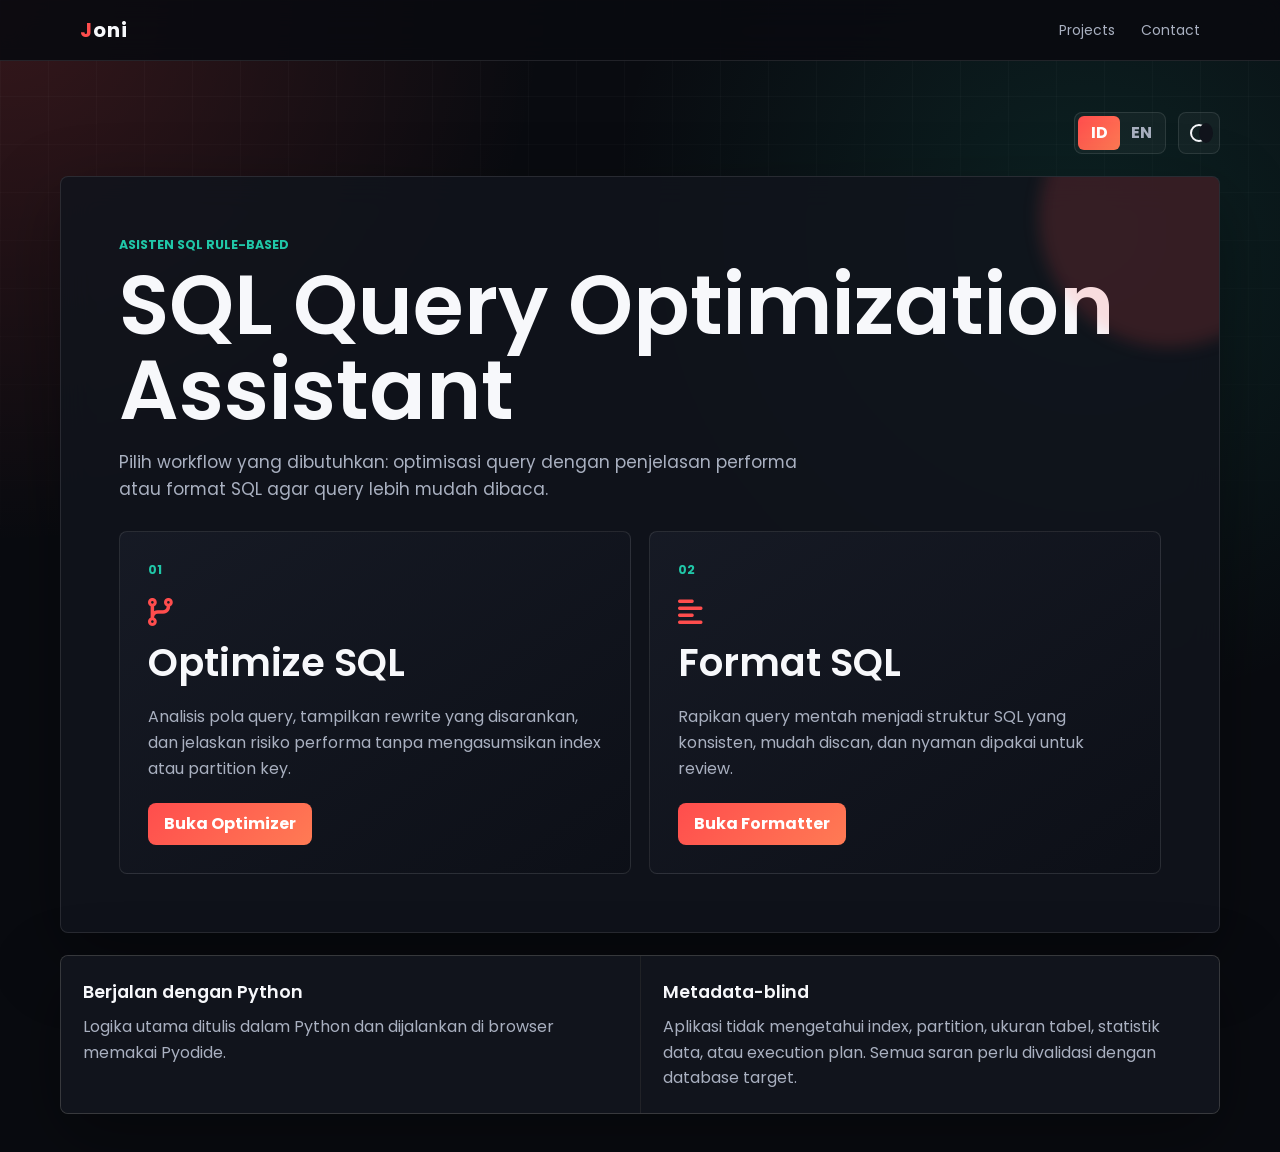
<file: sql-query-optimization/index.html>
<!doctype html>
<html lang="id">

<head>
  <meta charset="UTF-8" />
  <meta name="viewport" content="width=device-width, initial-scale=1.0" />
  <title>SQL Query Optimization Assistant</title>
  <link rel="icon" type="image/svg+xml" href="../asset/favicon.svg">
  <link rel="stylesheet" href="https://cdnjs.cloudflare.com/ajax/libs/font-awesome/6.5.0/css/all.min.css" />
  <link href="https://fonts.googleapis.com/css2?family=Poppins:wght@300;400;600;700&display=swap" rel="stylesheet" />
  <link rel="stylesheet" href="assets/css/styles.css" />
</head>

<body class="dark">
  <header class="project-topbar">
    <a href="../index.html" class="project-brand">Joni</a>
    <nav>
      <a href="../index.html#projects">Projects</a>
      <a href="../index.html#contact">Contact</a>
    </nav>
  </header>

  <main class="landing-shell">
    <div class="landing-toolbar">
      <div class="language-switch" aria-label="Language selector">
        <button class="language-button" type="button" data-language="id">ID</button>
        <button class="language-button" type="button" data-language="en">EN</button>
      </div>
      <button class="icon-button theme-toggle" type="button" data-theme-toggle aria-label="Ganti tema"
        title="Ganti tema">
        <span class="theme-icon" aria-hidden="true"></span>
      </button>
    </div>

    <section class="hero-panel">
      <p class="eyebrow" data-i18n="landing.eyebrow">Asisten SQL rule-based</p>
      <h1>SQL Query Optimization Assistant</h1>
      <p class="hero-copy" data-i18n="landing.copy">
        Pilih workflow yang dibutuhkan: optimisasi query dengan penjelasan performa atau format SQL agar query lebih
        mudah dibaca.
      </p>

      <div class="feature-grid" aria-label="Pilih fitur" data-i18n-aria="landing.featureAria">
        <a class="feature-card" href="pages/optimize.html">
          <span class="feature-index">01</span>
          <i class="fa-solid fa-code-branch" aria-hidden="true"></i>
          <h2 data-i18n="landing.optimizeTitle">Optimize SQL</h2>
          <p data-i18n="landing.optimizeCopy">
            Analisis pola query, tampilkan rewrite yang disarankan, dan jelaskan risiko performa tanpa mengasumsikan
            index atau partition key.
          </p>
          <span class="feature-link" data-i18n="landing.openOptimizer">Buka Optimizer</span>
        </a>

        <a class="feature-card" href="pages/format.html">
          <span class="feature-index">02</span>
          <i class="fa-solid fa-align-left" aria-hidden="true"></i>
          <h2 data-i18n="landing.formatTitle">Format SQL</h2>
          <p data-i18n="landing.formatCopy">
            Rapikan query mentah menjadi struktur SQL yang konsisten, mudah discan, dan nyaman dipakai untuk review.
          </p>
          <span class="feature-link" data-i18n="landing.openFormatter">Buka Formatter</span>
        </a>
      </div>
    </section>

    <section class="landing-notes" aria-label="Catatan aplikasi" data-i18n-aria="landing.notesAria">
      <article>
        <h2 data-i18n="landing.pythonTitle">Berjalan dengan Python</h2>
        <p data-i18n="landing.pythonCopy">Logika utama ditulis dalam Python dan dijalankan di browser memakai Pyodide.
        </p>
        </p>
      </article>
      <article>
        <h2 data-i18n="landing.metadataTitle">Metadata-blind</h2>
        <p data-i18n="landing.metadataCopy">Aplikasi tidak mengetahui index, partition, ukuran tabel, statistik data,
          atau execution plan. Semua saran perlu divalidasi dengan database target.</p>
      </article>
    </section>
  </main>
  <script src="assets/js/i18n.js"></script>
  <script src="assets/js/theme.js"></script>
</body>

</html>
</file>
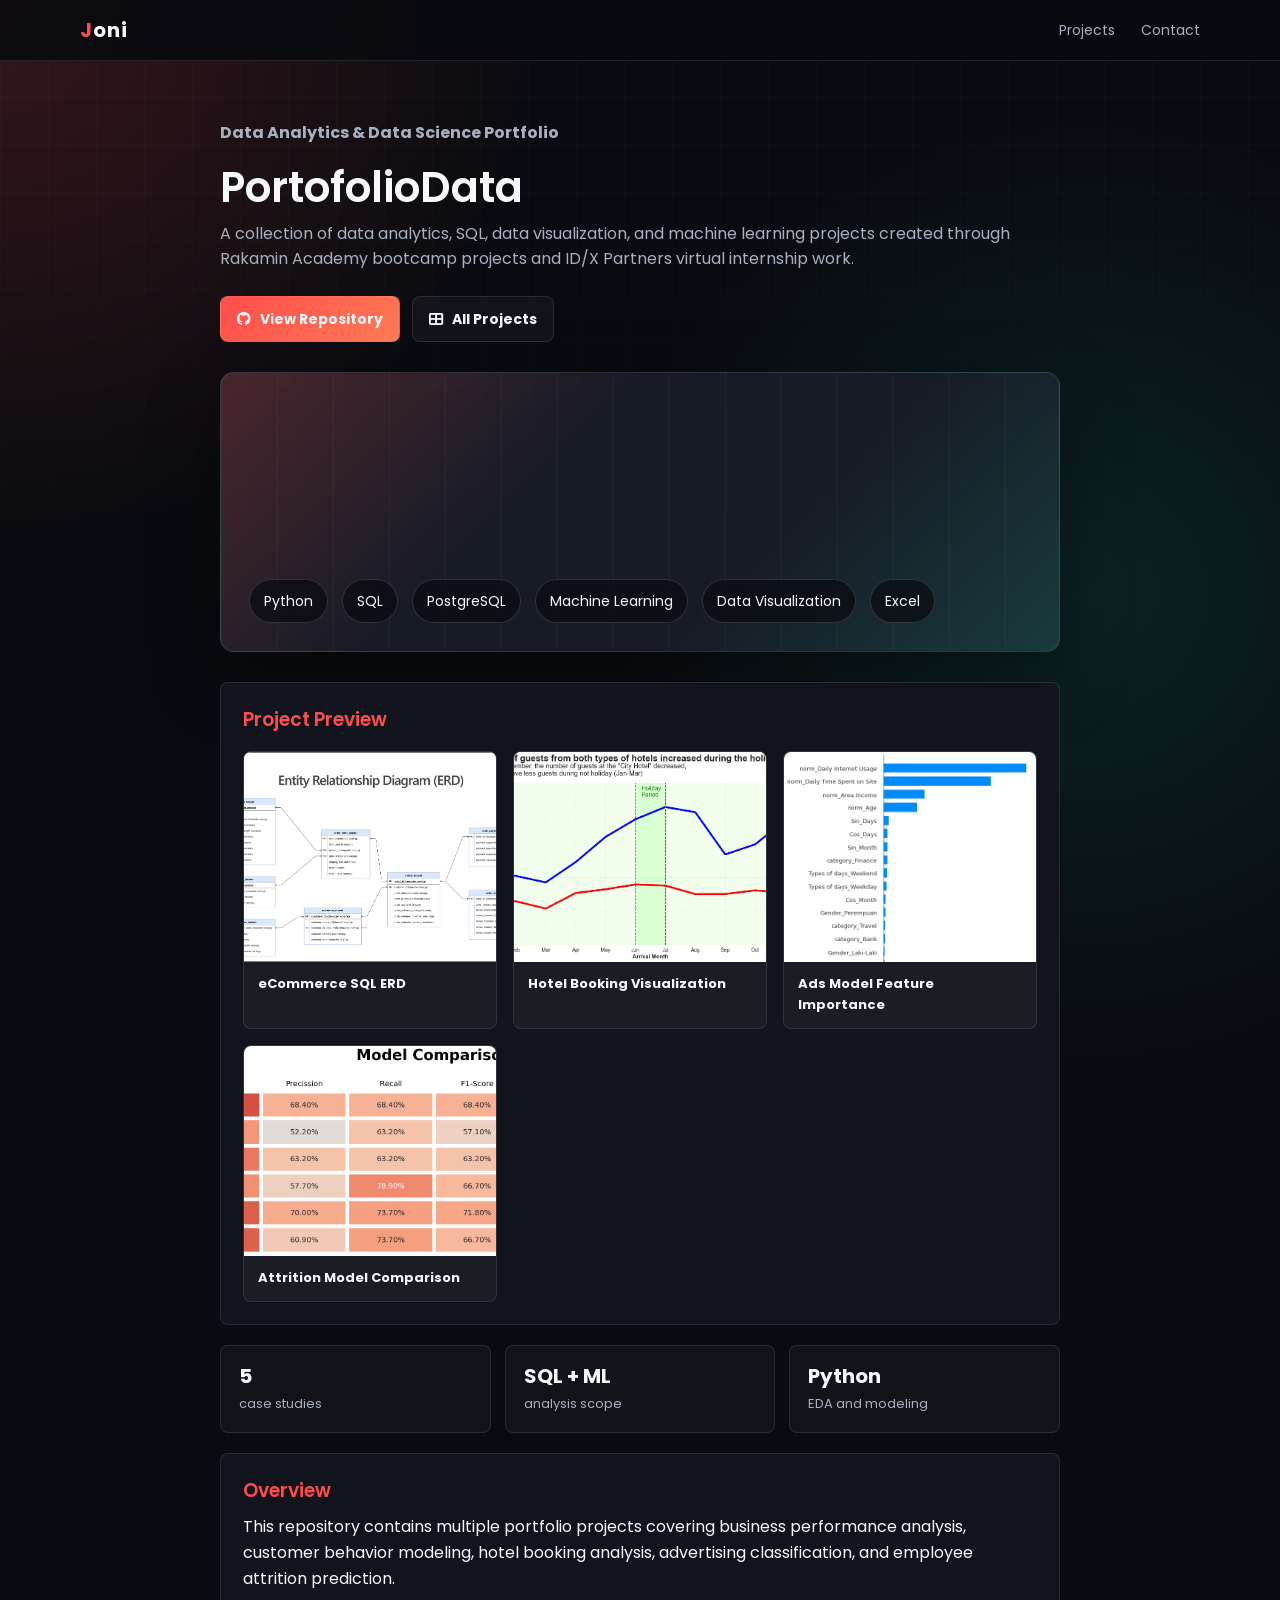
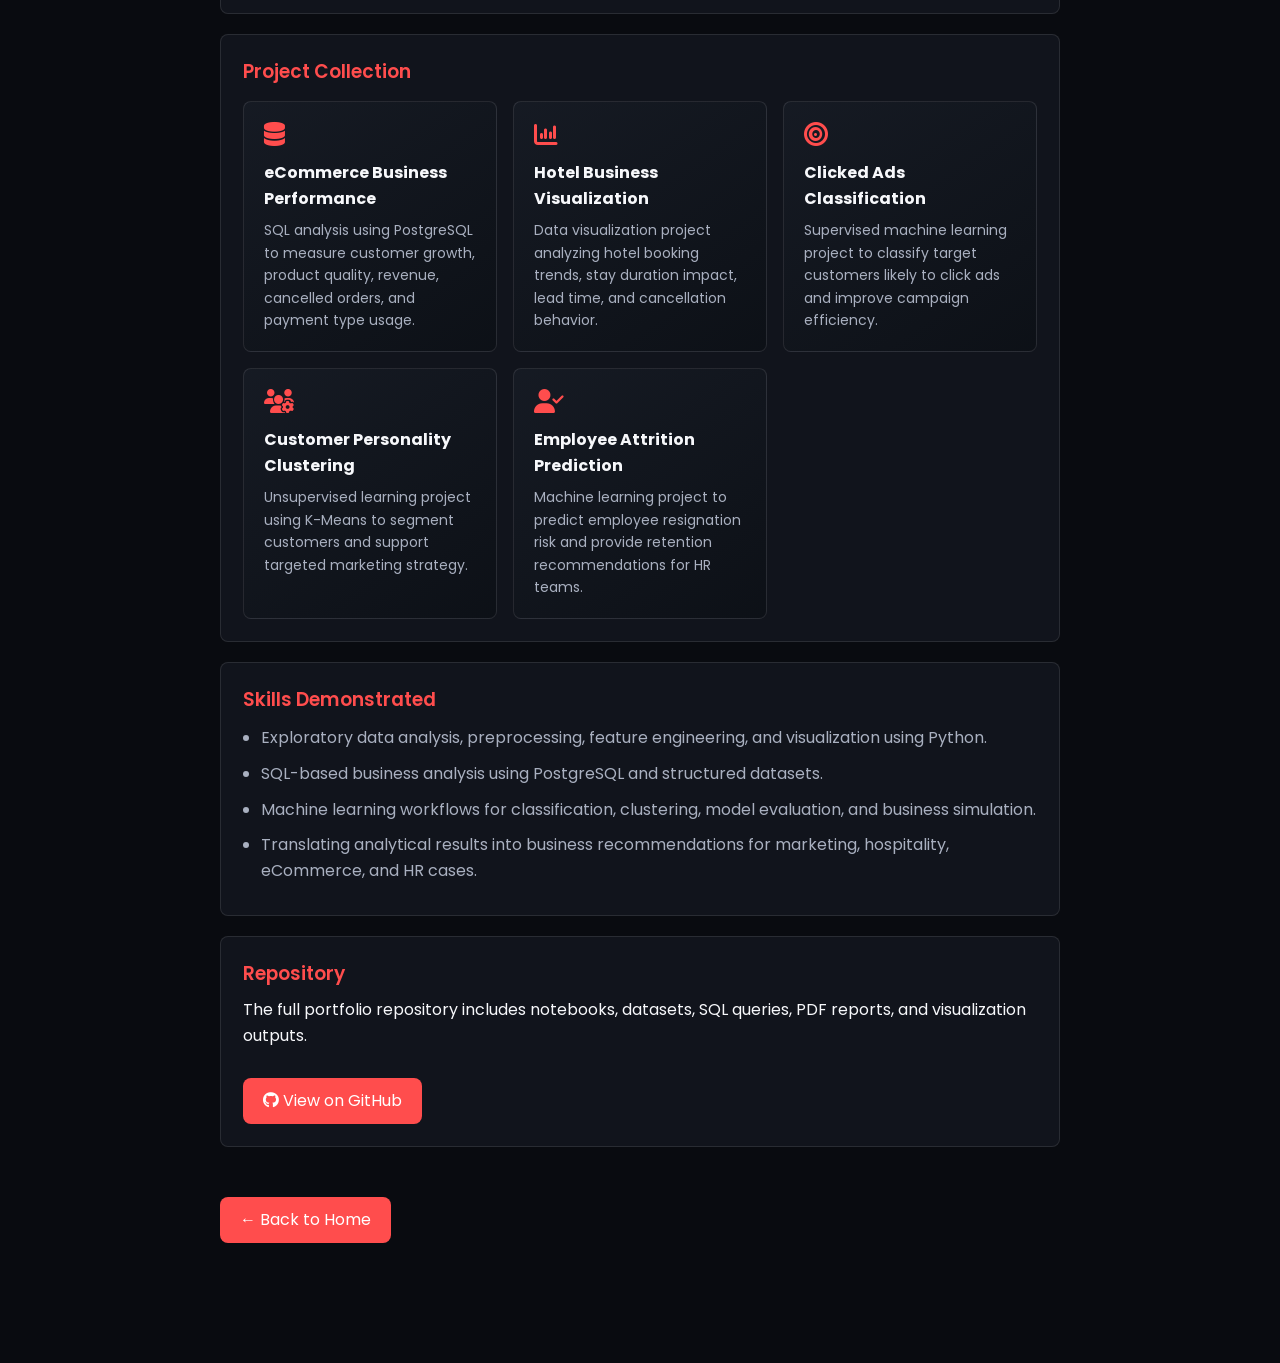
<file: data-analytics-portfolio.html>
<!-- data-analytics-portfolio.html -->
<!DOCTYPE html>
<html lang="en">
<head>
  <meta charset="UTF-8">
  <meta name="viewport" content="width=device-width, initial-scale=1.0">
  <title>Data Analytics Portfolio</title>
  <link rel="icon" type="image/svg+xml" href="asset/favicon.svg">
  <link rel="stylesheet" href="https://cdnjs.cloudflare.com/ajax/libs/font-awesome/6.5.0/css/all.min.css">
  <link href="https://fonts.googleapis.com/css2?family=Poppins:wght@300;400;600;700&display=swap" rel="stylesheet">
  <link rel="stylesheet" href="style.css?v=20260428">
</head>
<body>

<header class="project-topbar">
  <a href="index.html" class="project-brand">Joni</a>
  <nav>
    <a href="index.html#projects">Projects</a>
    <a href="index.html#contact">Contact</a>
  </nav>
</header>

<div class="project-container">
  <div class="project-header">
    <p class="project-label">Data Analytics & Data Science Portfolio</p>
    <h1>PortofolioData</h1>
    <p>A collection of data analytics, SQL, data visualization, and machine learning projects created through Rakamin Academy bootcamp projects and ID/X Partners virtual internship work.</p>
    <div class="project-actions">
      <a href="https://github.com/jonisy1406/PortofolioData" target="_blank" rel="noopener noreferrer" class="project-action primary">
        <i class="fa-brands fa-github"></i> View Repository
      </a>
      <a href="index.html#projects" class="project-action">
        <i class="fa-solid fa-table-cells-large"></i> All Projects
      </a>
    </div>
  </div>

  <div class="project-visual">
    <span>Python</span>
    <span>SQL</span>
    <span>PostgreSQL</span>
    <span>Machine Learning</span>
    <span>Data Visualization</span>
    <span>Excel</span>
  </div>

  <div class="project-section">
    <h3>Project Preview</h3>
    <div class="visual-gallery">
      <figure>
        <img src="asset/portfolio-erd.png" alt="eCommerce SQL entity relationship diagram">
        <figcaption>eCommerce SQL ERD</figcaption>
      </figure>
      <figure>
        <img src="asset/portfolio-hotel-booking.png" alt="Hotel booking visualization">
        <figcaption>Hotel Booking Visualization</figcaption>
      </figure>
      <figure>
        <img src="asset/portfolio-ads-feature.png" alt="Clicked ads feature importance chart">
        <figcaption>Ads Model Feature Importance</figcaption>
      </figure>
      <figure>
        <img src="asset/portfolio-attrition-model.png" alt="Employee attrition model comparison chart">
        <figcaption>Attrition Model Comparison</figcaption>
      </figure>
    </div>
  </div>

  <div class="project-stats">
    <div>
      <strong>5</strong>
      <span>case studies</span>
    </div>
    <div>
      <strong>SQL + ML</strong>
      <span>analysis scope</span>
    </div>
    <div>
      <strong>Python</strong>
      <span>EDA and modeling</span>
    </div>
  </div>

  <div class="project-section">
    <h3>Overview</h3>
    <p>This repository contains multiple portfolio projects covering business performance analysis, customer behavior modeling, hotel booking analysis, advertising classification, and employee attrition prediction.</p>
  </div>

  <div class="project-section">
    <h3>Project Collection</h3>
    <div class="project-mini-grid">
      <div class="project-mini-card">
        <i class="fa-solid fa-database"></i>
        <h4>eCommerce Business Performance</h4>
        <p>SQL analysis using PostgreSQL to measure customer growth, product quality, revenue, cancelled orders, and payment type usage.</p>
      </div>
      <div class="project-mini-card">
        <i class="fa-solid fa-chart-column"></i>
        <h4>Hotel Business Visualization</h4>
        <p>Data visualization project analyzing hotel booking trends, stay duration impact, lead time, and cancellation behavior.</p>
      </div>
      <div class="project-mini-card">
        <i class="fa-solid fa-bullseye"></i>
        <h4>Clicked Ads Classification</h4>
        <p>Supervised machine learning project to classify target customers likely to click ads and improve campaign efficiency.</p>
      </div>
      <div class="project-mini-card">
        <i class="fa-solid fa-users-gear"></i>
        <h4>Customer Personality Clustering</h4>
        <p>Unsupervised learning project using K-Means to segment customers and support targeted marketing strategy.</p>
      </div>
      <div class="project-mini-card">
        <i class="fa-solid fa-user-check"></i>
        <h4>Employee Attrition Prediction</h4>
        <p>Machine learning project to predict employee resignation risk and provide retention recommendations for HR teams.</p>
      </div>
    </div>
  </div>

  <div class="project-section">
    <h3>Skills Demonstrated</h3>
    <ul class="project-list">
      <li>Exploratory data analysis, preprocessing, feature engineering, and visualization using Python.</li>
      <li>SQL-based business analysis using PostgreSQL and structured datasets.</li>
      <li>Machine learning workflows for classification, clustering, model evaluation, and business simulation.</li>
      <li>Translating analytical results into business recommendations for marketing, hospitality, eCommerce, and HR cases.</li>
    </ul>
  </div>

  <div class="project-section">
    <h3>Repository</h3>
    <p>The full portfolio repository includes notebooks, datasets, SQL queries, PDF reports, and visualization outputs.</p>
    <a href="https://github.com/jonisy1406/PortofolioData" target="_blank" rel="noopener noreferrer" class="back-btn">
      <i class="fa-brands fa-github"></i> View on GitHub
    </a>
  </div>

  <a href="index.html" class="back-btn">&larr; Back to Home</a>
</div>

</body>
</html>
</file>
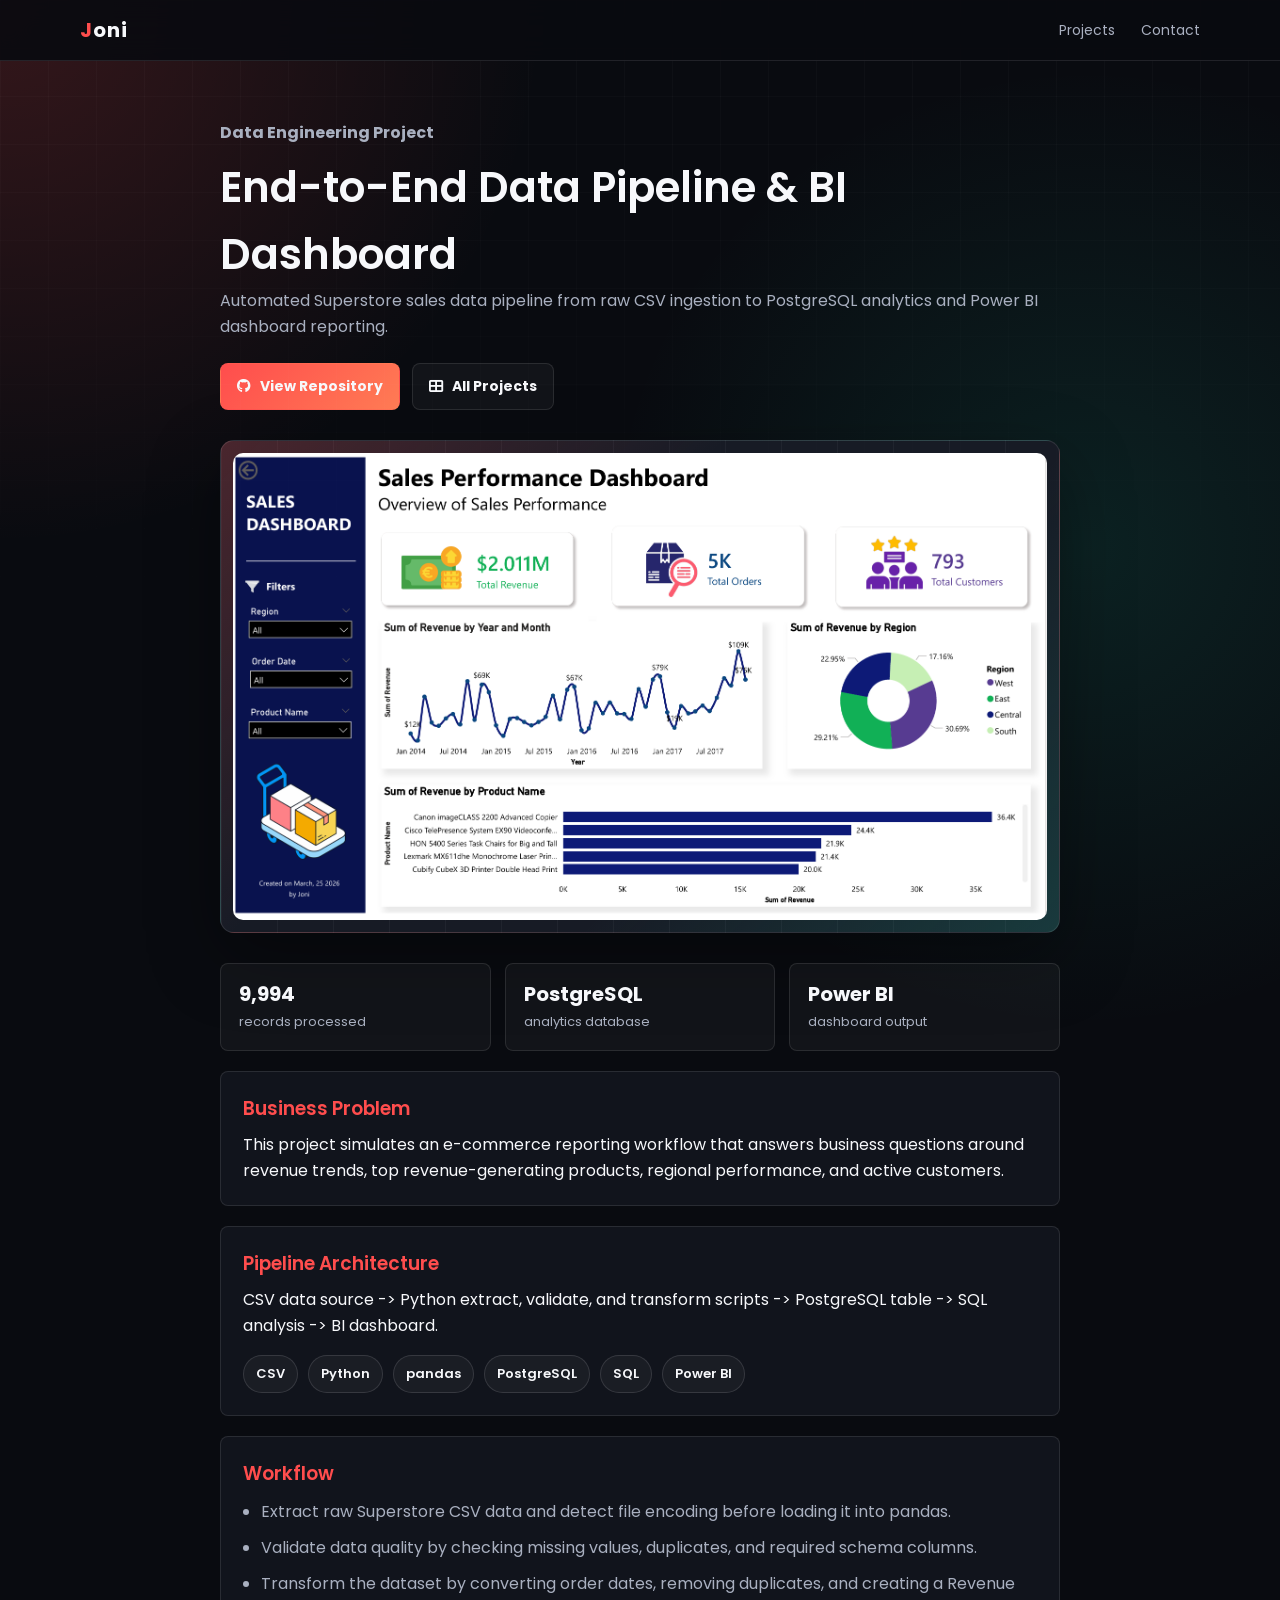
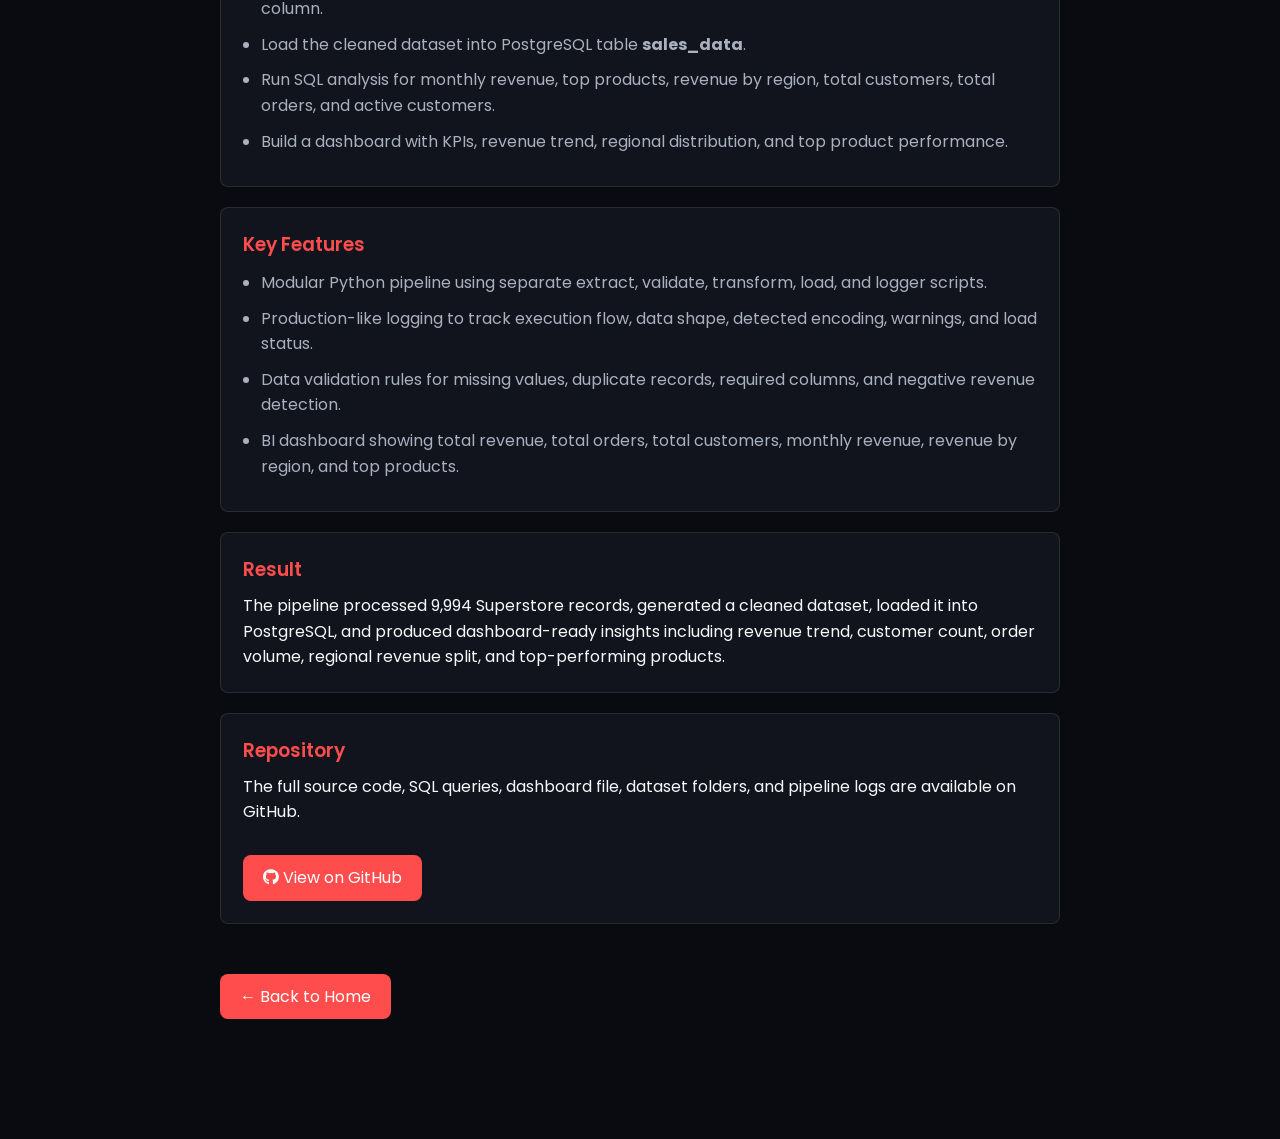
<file: data-pipeline-project.html>
<!-- data-pipeline-project.html -->
<!DOCTYPE html>
<html lang="en">
<head>
  <meta charset="UTF-8">
  <meta name="viewport" content="width=device-width, initial-scale=1.0">
  <title>End-to-End Data Pipeline & BI Dashboard</title>
  <link rel="icon" type="image/svg+xml" href="asset/favicon.svg">
  <link rel="stylesheet" href="https://cdnjs.cloudflare.com/ajax/libs/font-awesome/6.5.0/css/all.min.css">
  <link href="https://fonts.googleapis.com/css2?family=Poppins:wght@300;400;600;700&display=swap" rel="stylesheet">
  <link rel="stylesheet" href="style.css?v=20260428">
</head>
<body>

<header class="project-topbar">
  <a href="index.html" class="project-brand">Joni</a>
  <nav>
    <a href="index.html#projects">Projects</a>
    <a href="index.html#contact">Contact</a>
  </nav>
</header>

<div class="project-container">
  <div class="project-header">
    <p class="project-label">Data Engineering Project</p>
    <h1>End-to-End Data Pipeline & BI Dashboard</h1>
    <p>Automated Superstore sales data pipeline from raw CSV ingestion to PostgreSQL analytics and Power BI dashboard reporting.</p>
    <div class="project-actions">
      <a href="https://github.com/jonisy1406/PortofolioJoniSyofian/tree/main/data-pipeline-project" target="_blank" rel="noopener noreferrer" class="project-action primary">
        <i class="fa-brands fa-github"></i> View Repository
      </a>
      <a href="index.html#projects" class="project-action">
        <i class="fa-solid fa-table-cells-large"></i> All Projects
      </a>
    </div>
  </div>

  <div class="project-visual project-dashboard">
    <img src="asset/data-pipeline-dashboard.png" alt="Sales performance dashboard preview">
  </div>

  <div class="project-stats">
    <div>
      <strong>9,994</strong>
      <span>records processed</span>
    </div>
    <div>
      <strong>PostgreSQL</strong>
      <span>analytics database</span>
    </div>
    <div>
      <strong>Power BI</strong>
      <span>dashboard output</span>
    </div>
  </div>

  <div class="project-section">
    <h3>Business Problem</h3>
    <p>This project simulates an e-commerce reporting workflow that answers business questions around revenue trends, top revenue-generating products, regional performance, and active customers.</p>
  </div>

  <div class="project-section">
    <h3>Pipeline Architecture</h3>
    <p>CSV data source -> Python extract, validate, and transform scripts -> PostgreSQL table -> SQL analysis -> BI dashboard.</p>
    <div class="project-tags">
      <span>CSV</span>
      <span>Python</span>
      <span>pandas</span>
      <span>PostgreSQL</span>
      <span>SQL</span>
      <span>Power BI</span>
    </div>
  </div>

  <div class="project-section">
    <h3>Workflow</h3>
    <ul class="project-list">
      <li>Extract raw Superstore CSV data and detect file encoding before loading it into pandas.</li>
      <li>Validate data quality by checking missing values, duplicates, and required schema columns.</li>
      <li>Transform the dataset by converting order dates, removing duplicates, and creating a Revenue column.</li>
      <li>Load the cleaned dataset into PostgreSQL table <strong>sales_data</strong>.</li>
      <li>Run SQL analysis for monthly revenue, top products, revenue by region, total customers, total orders, and active customers.</li>
      <li>Build a dashboard with KPIs, revenue trend, regional distribution, and top product performance.</li>
    </ul>
  </div>

  <div class="project-section">
    <h3>Key Features</h3>
    <ul class="project-list">
      <li>Modular Python pipeline using separate extract, validate, transform, load, and logger scripts.</li>
      <li>Production-like logging to track execution flow, data shape, detected encoding, warnings, and load status.</li>
      <li>Data validation rules for missing values, duplicate records, required columns, and negative revenue detection.</li>
      <li>BI dashboard showing total revenue, total orders, total customers, monthly revenue, revenue by region, and top products.</li>
    </ul>
  </div>

  <div class="project-section">
    <h3>Result</h3>
    <p>The pipeline processed 9,994 Superstore records, generated a cleaned dataset, loaded it into PostgreSQL, and produced dashboard-ready insights including revenue trend, customer count, order volume, regional revenue split, and top-performing products.</p>
  </div>

  <div class="project-section">
    <h3>Repository</h3>
    <p>The full source code, SQL queries, dashboard file, dataset folders, and pipeline logs are available on GitHub.</p>
    <a href="https://github.com/jonisy1406/PortofolioJoniSyofian/tree/main/data-pipeline-project" target="_blank" rel="noopener noreferrer" class="back-btn">
      <i class="fa-brands fa-github"></i> View on GitHub
    </a>
  </div>

  <a href="index.html" class="back-btn">&larr; Back to Home</a>
</div>

</body>
</html>
</file>
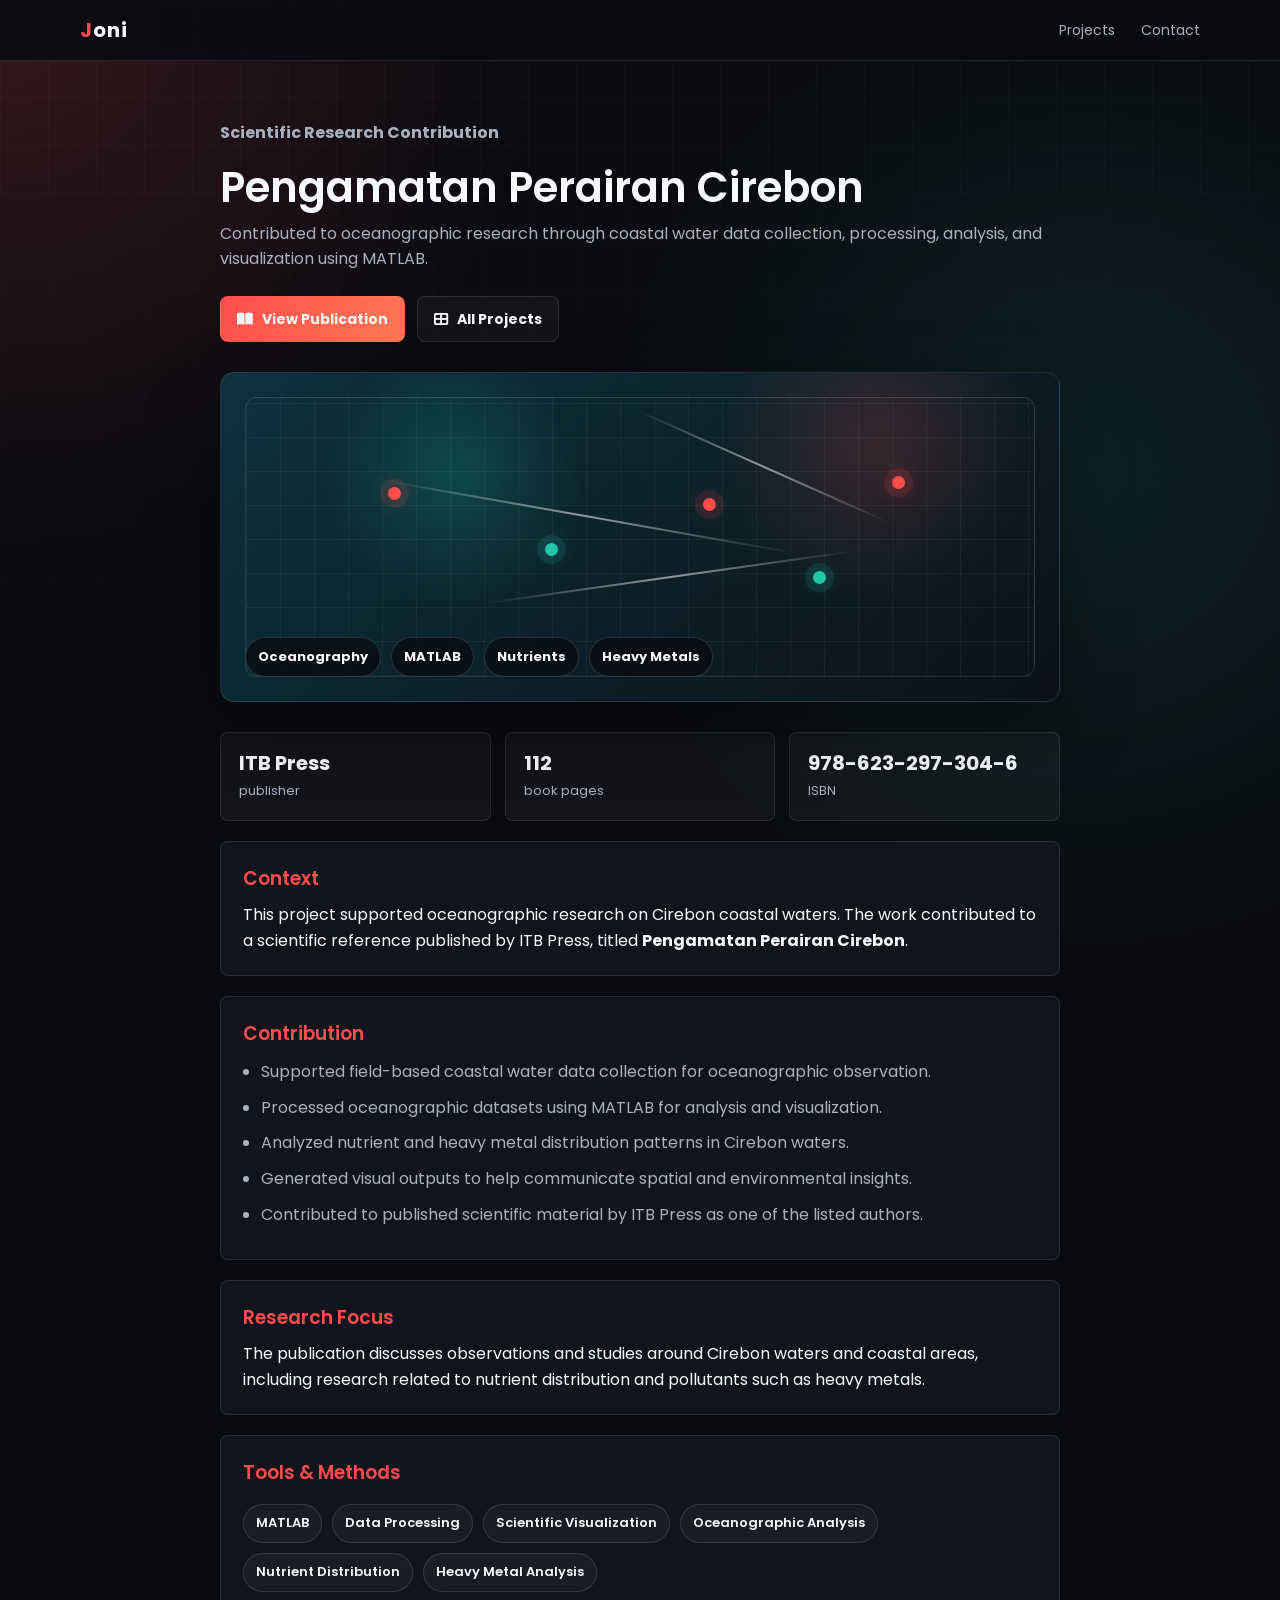
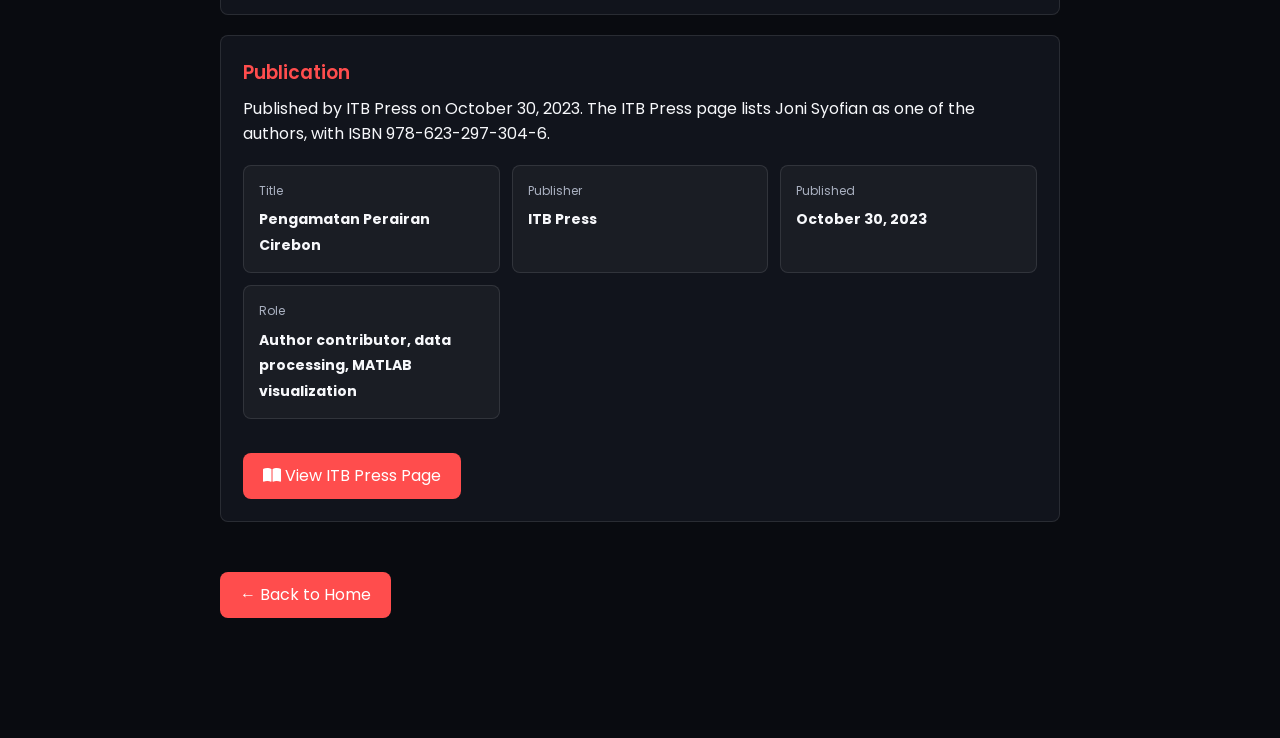
<file: oceanographic-research.html>
<!-- oceanographic-research.html -->
<!DOCTYPE html>
<html lang="en">
<head>
  <meta charset="UTF-8">
  <meta name="viewport" content="width=device-width, initial-scale=1.0">
  <title>Oceanographic Research - Perairan Cirebon</title>
  <link rel="icon" type="image/svg+xml" href="asset/favicon.svg">
  <link rel="stylesheet" href="https://cdnjs.cloudflare.com/ajax/libs/font-awesome/6.5.0/css/all.min.css">
  <link href="https://fonts.googleapis.com/css2?family=Poppins:wght@300;400;600;700&display=swap" rel="stylesheet">
  <link rel="stylesheet" href="style.css?v=20260428">
</head>
<body>

<header class="project-topbar">
  <a href="index.html" class="project-brand">Joni</a>
  <nav>
    <a href="index.html#projects">Projects</a>
    <a href="index.html#contact">Contact</a>
  </nav>
</header>

<div class="project-container">
  <div class="project-header">
    <p class="project-label">Scientific Research Contribution</p>
    <h1>Pengamatan Perairan Cirebon</h1>
    <p>Contributed to oceanographic research through coastal water data collection, processing, analysis, and visualization using MATLAB.</p>
    <div class="project-actions">
      <a href="https://www.itbpress.id/pengamatan-perairan-cirebon/" target="_blank" rel="noopener noreferrer" class="project-action primary">
        <i class="fa-solid fa-book-open"></i> View Publication
      </a>
      <a href="index.html#projects" class="project-action">
        <i class="fa-solid fa-table-cells-large"></i> All Projects
      </a>
    </div>
  </div>

  <div class="ocean-visual" aria-label="Oceanographic data visualization">
    <div class="ocean-map">
      <span class="sample-point point-a"></span>
      <span class="sample-point point-b"></span>
      <span class="sample-point point-c"></span>
      <span class="sample-point point-d"></span>
      <span class="sample-point point-e"></span>
      <span class="current-line current-one"></span>
      <span class="current-line current-two"></span>
      <span class="current-line current-three"></span>
    </div>
    <div class="ocean-legend">
      <span>Oceanography</span>
      <span>MATLAB</span>
      <span>Nutrients</span>
      <span>Heavy Metals</span>
    </div>
  </div>

  <div class="project-stats">
    <div>
      <strong>ITB Press</strong>
      <span>publisher</span>
    </div>
    <div>
      <strong>112</strong>
      <span>book pages</span>
    </div>
    <div>
      <strong>978-623-297-304-6</strong>
      <span>ISBN</span>
    </div>
  </div>

  <div class="project-section">
    <h3>Context</h3>
    <p>This project supported oceanographic research on Cirebon coastal waters. The work contributed to a scientific reference published by ITB Press, titled <strong>Pengamatan Perairan Cirebon</strong>.</p>
  </div>

  <div class="project-section">
    <h3>Contribution</h3>
    <ul class="project-list">
      <li>Supported field-based coastal water data collection for oceanographic observation.</li>
      <li>Processed oceanographic datasets using MATLAB for analysis and visualization.</li>
      <li>Analyzed nutrient and heavy metal distribution patterns in Cirebon waters.</li>
      <li>Generated visual outputs to help communicate spatial and environmental insights.</li>
      <li>Contributed to published scientific material by ITB Press as one of the listed authors.</li>
    </ul>
  </div>

  <div class="project-section">
    <h3>Research Focus</h3>
    <p>The publication discusses observations and studies around Cirebon waters and coastal areas, including research related to nutrient distribution and pollutants such as heavy metals.</p>
  </div>

  <div class="project-section">
    <h3>Tools & Methods</h3>
    <div class="project-tags">
      <span>MATLAB</span>
      <span>Data Processing</span>
      <span>Scientific Visualization</span>
      <span>Oceanographic Analysis</span>
      <span>Nutrient Distribution</span>
      <span>Heavy Metal Analysis</span>
    </div>
  </div>

  <div class="project-section">
    <h3>Publication</h3>
    <p>Published by ITB Press on October 30, 2023. The ITB Press page lists Joni Syofian as one of the authors, with ISBN 978-623-297-304-6.</p>
    <div class="publication-meta">
      <div>
        <span>Title</span>
        <strong>Pengamatan Perairan Cirebon</strong>
      </div>
      <div>
        <span>Publisher</span>
        <strong>ITB Press</strong>
      </div>
      <div>
        <span>Published</span>
        <strong>October 30, 2023</strong>
      </div>
      <div>
        <span>Role</span>
        <strong>Author contributor, data processing, MATLAB visualization</strong>
      </div>
    </div>
    <a href="https://www.itbpress.id/pengamatan-perairan-cirebon/" target="_blank" rel="noopener noreferrer" class="back-btn">
      <i class="fa-solid fa-book-open"></i> View ITB Press Page
    </a>
  </div>

  <a href="index.html" class="back-btn">&larr; Back to Home</a>
</div>

</body>
</html>
</file>
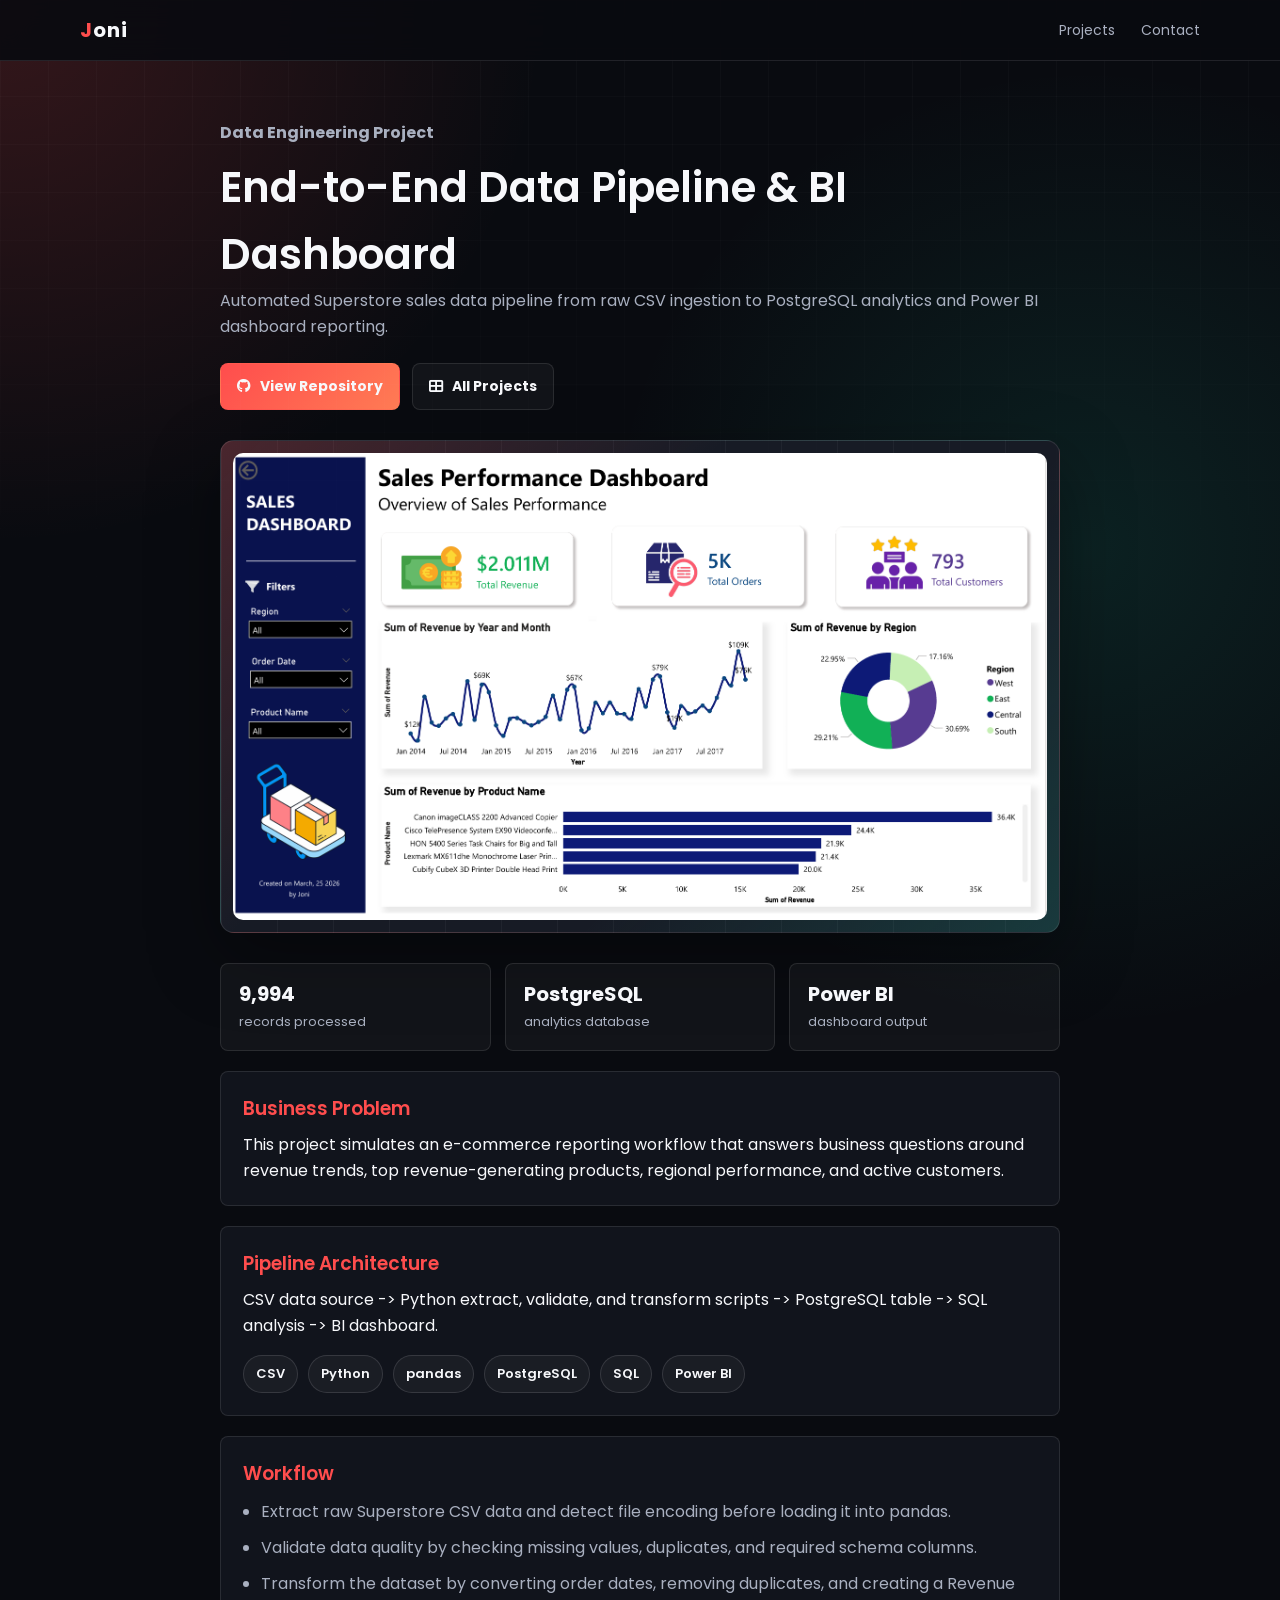
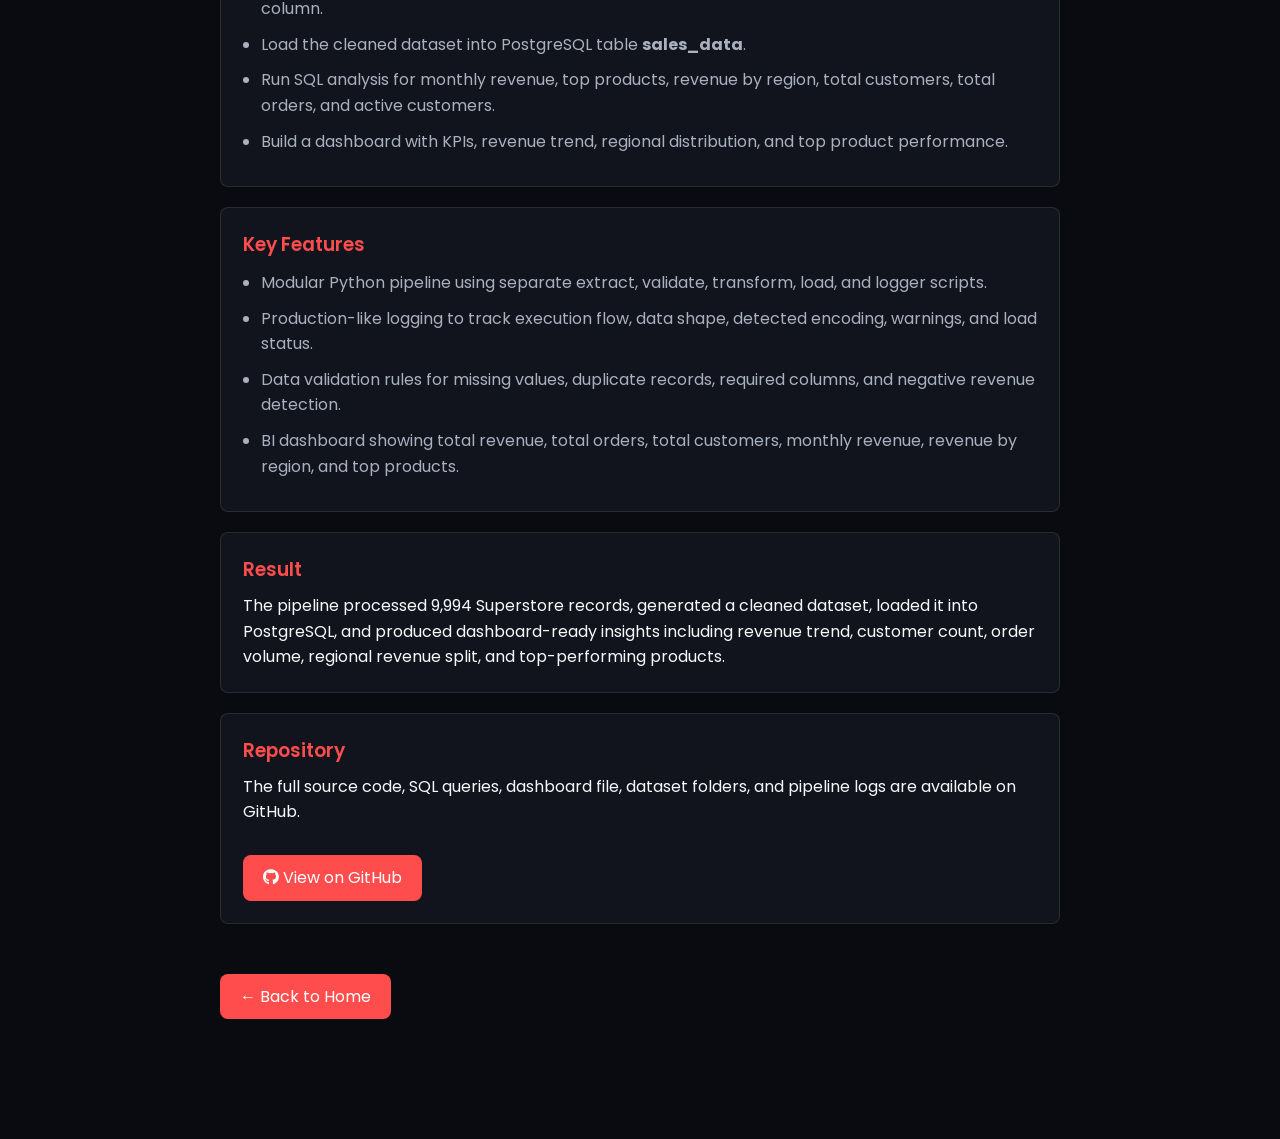
<file: project1.html>
<!-- project1.html -->
<!DOCTYPE html>
<html lang="en">
<head>
  <meta charset="UTF-8">
  <meta name="viewport" content="width=device-width, initial-scale=1.0">
  <title>End-to-End Data Pipeline & BI Dashboard</title>
  <link rel="icon" type="image/svg+xml" href="asset/favicon.svg">
  <link rel="stylesheet" href="https://cdnjs.cloudflare.com/ajax/libs/font-awesome/6.5.0/css/all.min.css">
  <link href="https://fonts.googleapis.com/css2?family=Poppins:wght@300;400;600;700&display=swap" rel="stylesheet">
  <link rel="stylesheet" href="style.css?v=20260428">
</head>
<body>

<header class="project-topbar">
  <a href="index.html" class="project-brand">Joni</a>
  <nav>
    <a href="index.html#projects">Projects</a>
    <a href="index.html#contact">Contact</a>
  </nav>
</header>

<div class="project-container">
  <div class="project-header">
    <p class="project-label">Data Engineering Project</p>
    <h1>End-to-End Data Pipeline & BI Dashboard</h1>
    <p>Automated Superstore sales data pipeline from raw CSV ingestion to PostgreSQL analytics and Power BI dashboard reporting.</p>
    <div class="project-actions">
      <a href="https://github.com/jonisy1406/PortofolioJoniSyofian/tree/main/data-pipeline-project" target="_blank" rel="noopener noreferrer" class="project-action primary">
        <i class="fa-brands fa-github"></i> View Repository
      </a>
      <a href="index.html#projects" class="project-action">
        <i class="fa-solid fa-table-cells-large"></i> All Projects
      </a>
    </div>
  </div>

  <div class="project-visual project-dashboard">
    <img src="asset/data-pipeline-dashboard.png" alt="Sales performance dashboard preview">
  </div>

  <div class="project-stats">
    <div>
      <strong>9,994</strong>
      <span>records processed</span>
    </div>
    <div>
      <strong>PostgreSQL</strong>
      <span>analytics database</span>
    </div>
    <div>
      <strong>Power BI</strong>
      <span>dashboard output</span>
    </div>
  </div>

  <div class="project-section">
    <h3>Business Problem</h3>
    <p>This project simulates an e-commerce reporting workflow that answers business questions around revenue trends, top revenue-generating products, regional performance, and active customers.</p>
  </div>

  <div class="project-section">
    <h3>Pipeline Architecture</h3>
    <p>CSV data source -> Python extract, validate, and transform scripts -> PostgreSQL table -> SQL analysis -> BI dashboard.</p>
    <div class="project-tags">
      <span>CSV</span>
      <span>Python</span>
      <span>pandas</span>
      <span>PostgreSQL</span>
      <span>SQL</span>
      <span>Power BI</span>
    </div>
  </div>

  <div class="project-section">
    <h3>Workflow</h3>
    <ul class="project-list">
      <li>Extract raw Superstore CSV data and detect file encoding before loading it into pandas.</li>
      <li>Validate data quality by checking missing values, duplicates, and required schema columns.</li>
      <li>Transform the dataset by converting order dates, removing duplicates, and creating a Revenue column.</li>
      <li>Load the cleaned dataset into PostgreSQL table <strong>sales_data</strong>.</li>
      <li>Run SQL analysis for monthly revenue, top products, revenue by region, total customers, total orders, and active customers.</li>
      <li>Build a dashboard with KPIs, revenue trend, regional distribution, and top product performance.</li>
    </ul>
  </div>

  <div class="project-section">
    <h3>Key Features</h3>
    <ul class="project-list">
      <li>Modular Python pipeline using separate extract, validate, transform, load, and logger scripts.</li>
      <li>Production-like logging to track execution flow, data shape, detected encoding, warnings, and load status.</li>
      <li>Data validation rules for missing values, duplicate records, required columns, and negative revenue detection.</li>
      <li>BI dashboard showing total revenue, total orders, total customers, monthly revenue, revenue by region, and top products.</li>
    </ul>
  </div>

  <div class="project-section">
    <h3>Result</h3>
    <p>The pipeline processed 9,994 Superstore records, generated a cleaned dataset, loaded it into PostgreSQL, and produced dashboard-ready insights including revenue trend, customer count, order volume, regional revenue split, and top-performing products.</p>
  </div>

  <div class="project-section">
    <h3>Repository</h3>
    <p>The full source code, SQL queries, dashboard file, dataset folders, and pipeline logs are available on GitHub.</p>
    <a href="https://github.com/jonisy1406/PortofolioJoniSyofian/tree/main/data-pipeline-project" target="_blank" rel="noopener noreferrer" class="back-btn">
      <i class="fa-brands fa-github"></i> View on GitHub
    </a>
  </div>

  <a href="index.html" class="back-btn">&larr; Back to Home</a>
</div>

</body>
</html>
</file>
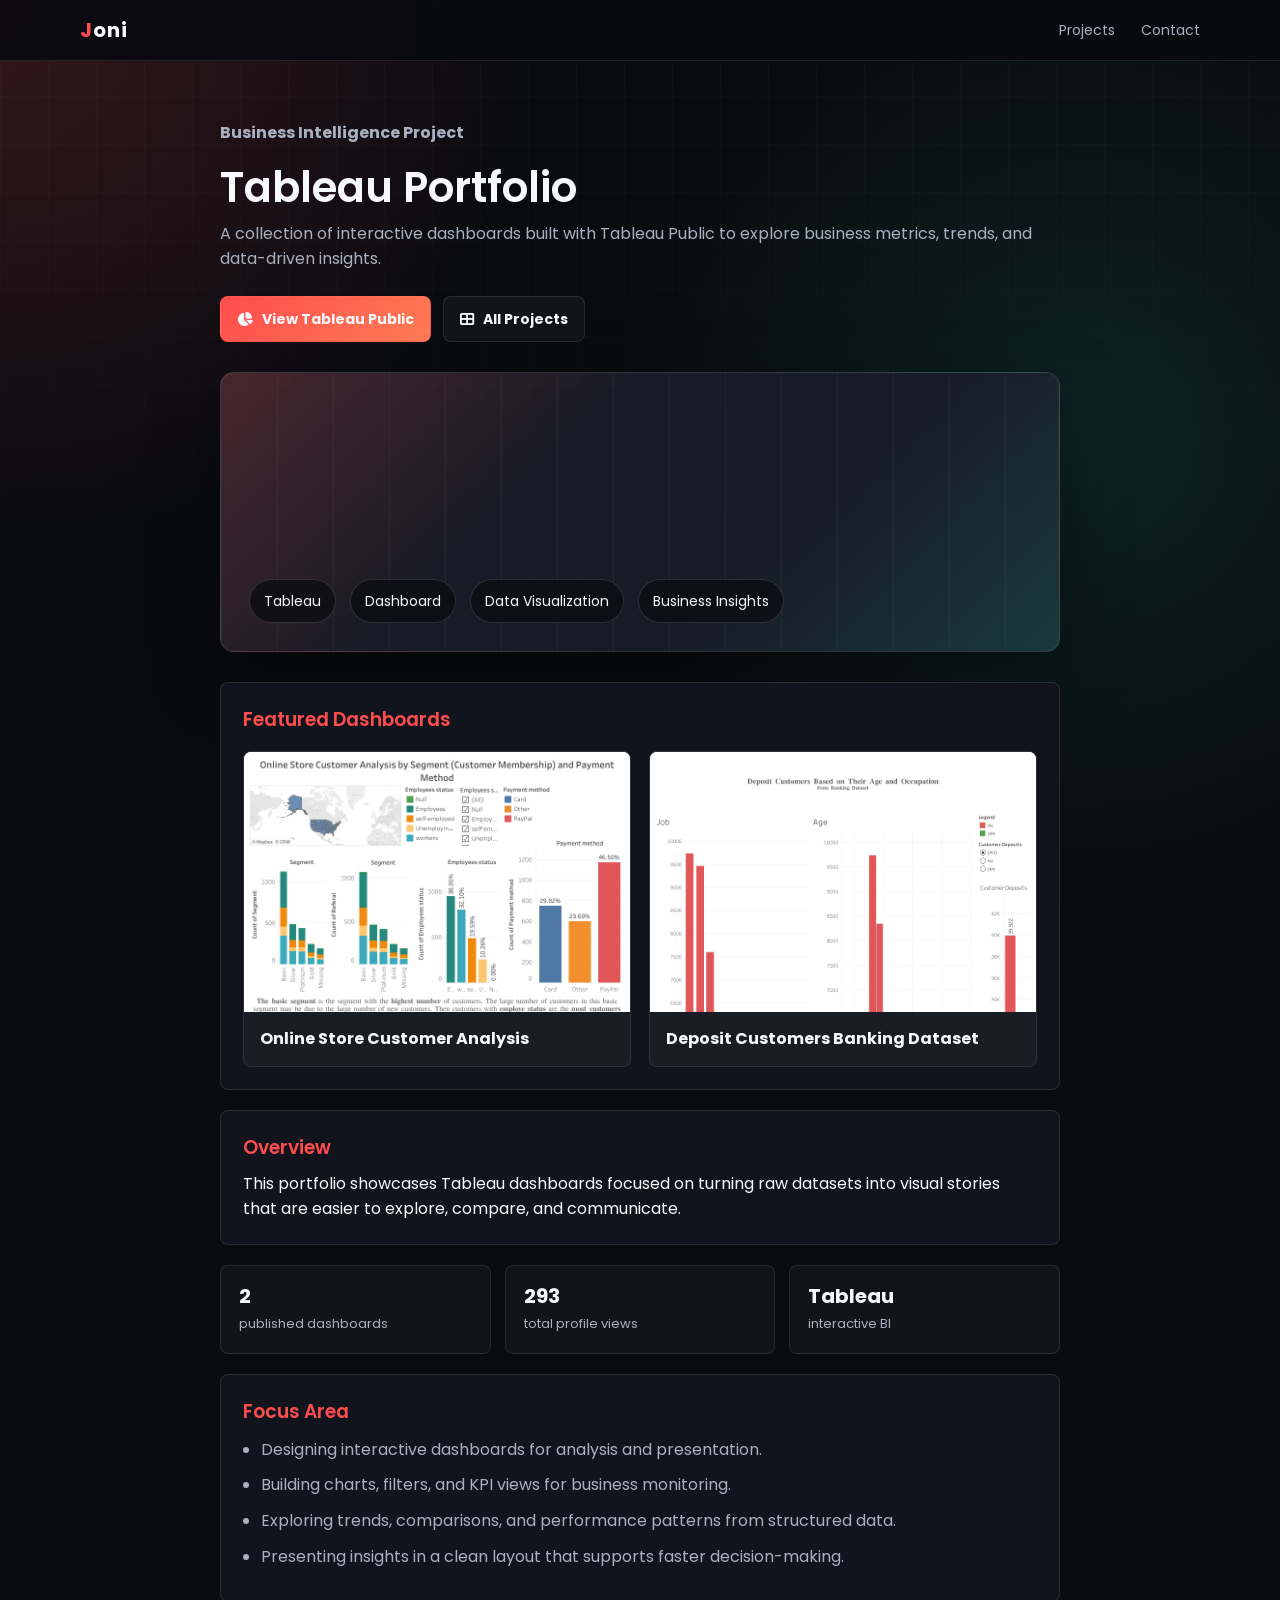
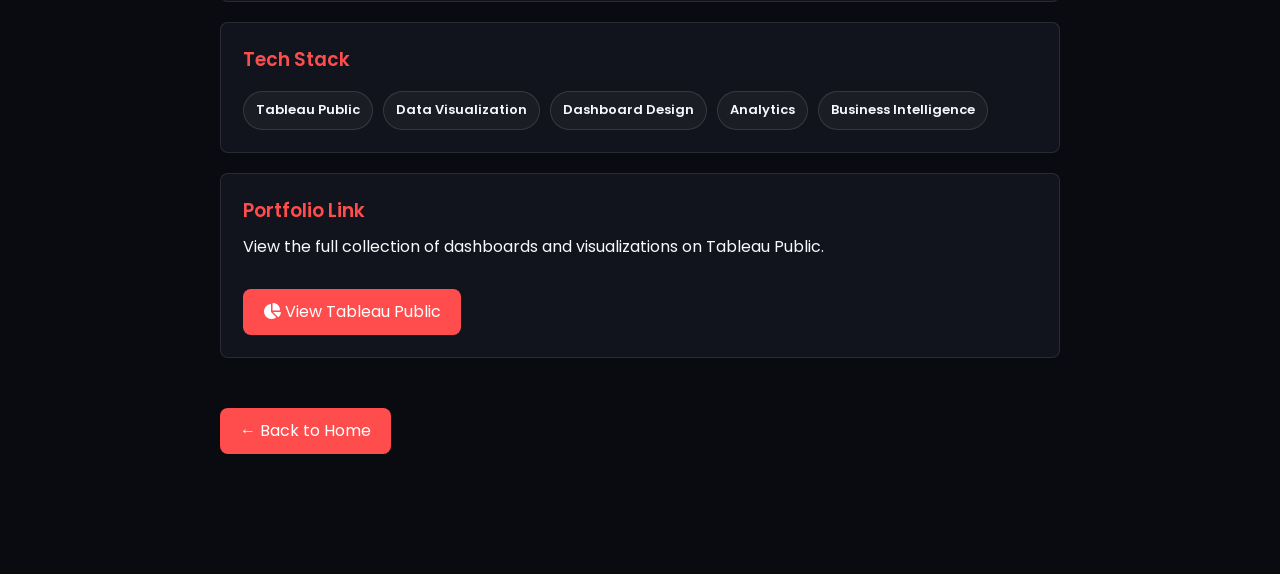
<file: project2.html>
<!-- project2.html -->
<!DOCTYPE html>
<html lang="en">
<head>
  <meta charset="UTF-8">
  <meta name="viewport" content="width=device-width, initial-scale=1.0">
  <title>Tableau Portfolio</title>
  <link rel="icon" type="image/svg+xml" href="asset/favicon.svg">
  <link rel="stylesheet" href="https://cdnjs.cloudflare.com/ajax/libs/font-awesome/6.5.0/css/all.min.css">
  <link href="https://fonts.googleapis.com/css2?family=Poppins:wght@300;400;600;700&display=swap" rel="stylesheet">
  <link rel="stylesheet" href="style.css?v=20260428">
</head>
<body>

<header class="project-topbar">
  <a href="index.html" class="project-brand">Joni</a>
  <nav>
    <a href="index.html#projects">Projects</a>
    <a href="index.html#contact">Contact</a>
  </nav>
</header>

<div class="project-container">
  <div class="project-header">
    <p class="project-label">Business Intelligence Project</p>
    <h1>Tableau Portfolio</h1>
    <p>A collection of interactive dashboards built with Tableau Public to explore business metrics, trends, and data-driven insights.</p>
    <div class="project-actions">
      <a href="https://public.tableau.com/app/profile/joni.syofian/vizzes" target="_blank" rel="noopener noreferrer" class="project-action primary">
        <i class="fa-solid fa-chart-pie"></i> View Tableau Public
      </a>
      <a href="index.html#projects" class="project-action">
        <i class="fa-solid fa-table-cells-large"></i> All Projects
      </a>
    </div>
  </div>

  <div class="project-visual">
    <span>Tableau</span>
    <span>Dashboard</span>
    <span>Data Visualization</span>
    <span>Business Insights</span>
  </div>

  <div class="project-section">
    <h3>Featured Dashboards</h3>
    <div class="tableau-gallery">
      <a href="https://public.tableau.com/views/OnlineStoreCustomer/Dashboard1" target="_blank" rel="noopener noreferrer" class="tableau-shot">
        <img src="asset/tableau-online-store.png" alt="Online Store Customer Analysis Tableau dashboard">
        <span>Online Store Customer Analysis</span>
      </a>
      <a href="https://public.tableau.com/views/BankingDataset_16653332541720/Dashboard1" target="_blank" rel="noopener noreferrer" class="tableau-shot">
        <img src="asset/tableau-banking.png" alt="Deposit Customers Banking Dataset Tableau dashboard">
        <span>Deposit Customers Banking Dataset</span>
      </a>
    </div>
  </div>

  <div class="project-section">
    <h3>Overview</h3>
    <p>This portfolio showcases Tableau dashboards focused on turning raw datasets into visual stories that are easier to explore, compare, and communicate.</p>
  </div>

  <div class="project-stats">
    <div>
      <strong>2</strong>
      <span>published dashboards</span>
    </div>
    <div>
      <strong>293</strong>
      <span>total profile views</span>
    </div>
    <div>
      <strong>Tableau</strong>
      <span>interactive BI</span>
    </div>
  </div>

  <div class="project-section">
    <h3>Focus Area</h3>
    <ul class="project-list">
      <li>Designing interactive dashboards for analysis and presentation.</li>
      <li>Building charts, filters, and KPI views for business monitoring.</li>
      <li>Exploring trends, comparisons, and performance patterns from structured data.</li>
      <li>Presenting insights in a clean layout that supports faster decision-making.</li>
    </ul>
  </div>

  <div class="project-section">
    <h3>Tech Stack</h3>
    <div class="project-tags">
      <span>Tableau Public</span>
      <span>Data Visualization</span>
      <span>Dashboard Design</span>
      <span>Analytics</span>
      <span>Business Intelligence</span>
    </div>
  </div>

  <div class="project-section">
    <h3>Portfolio Link</h3>
    <p>View the full collection of dashboards and visualizations on Tableau Public.</p>
    <a href="https://public.tableau.com/app/profile/joni.syofian/vizzes" target="_blank" rel="noopener noreferrer" class="back-btn">
      <i class="fa-solid fa-chart-pie"></i> View Tableau Public
    </a>
  </div>

  <a href="index.html" class="back-btn">&larr; Back to Home</a>
</div>

</body>
</html>
</file>
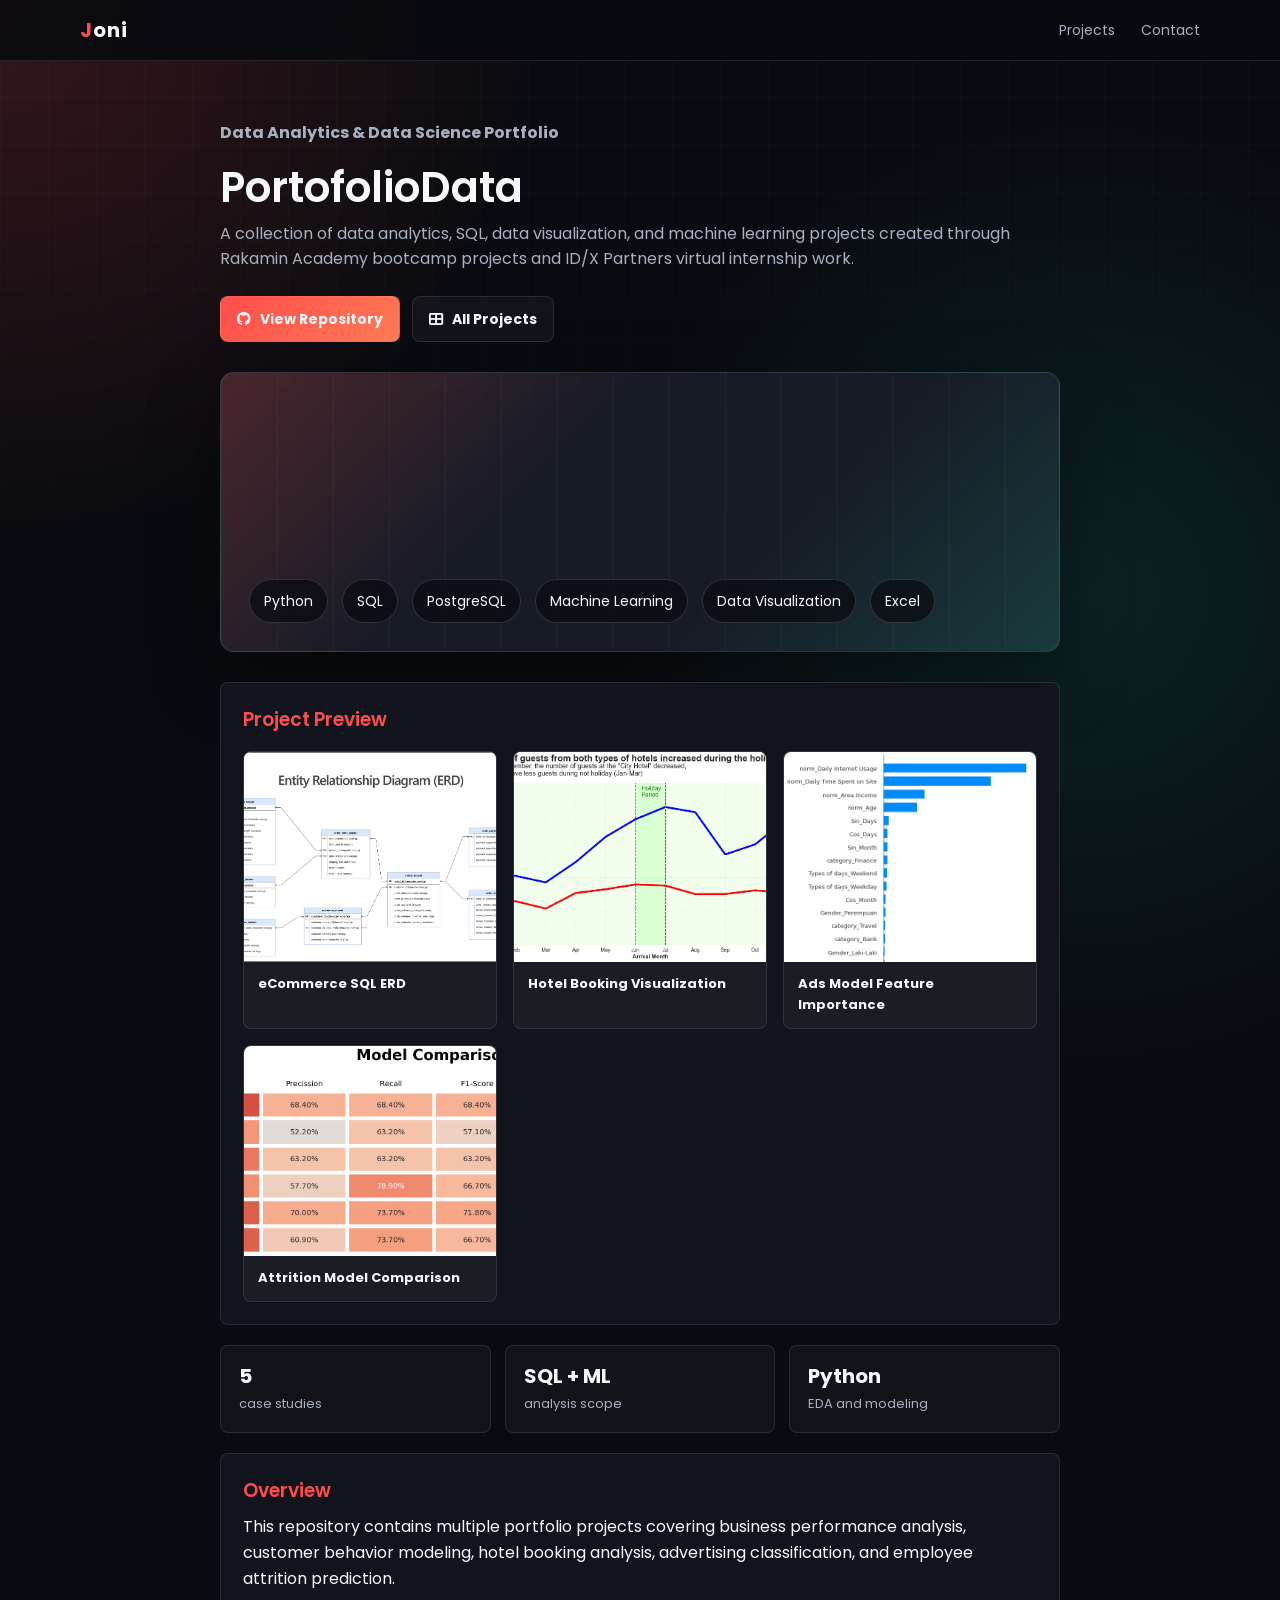
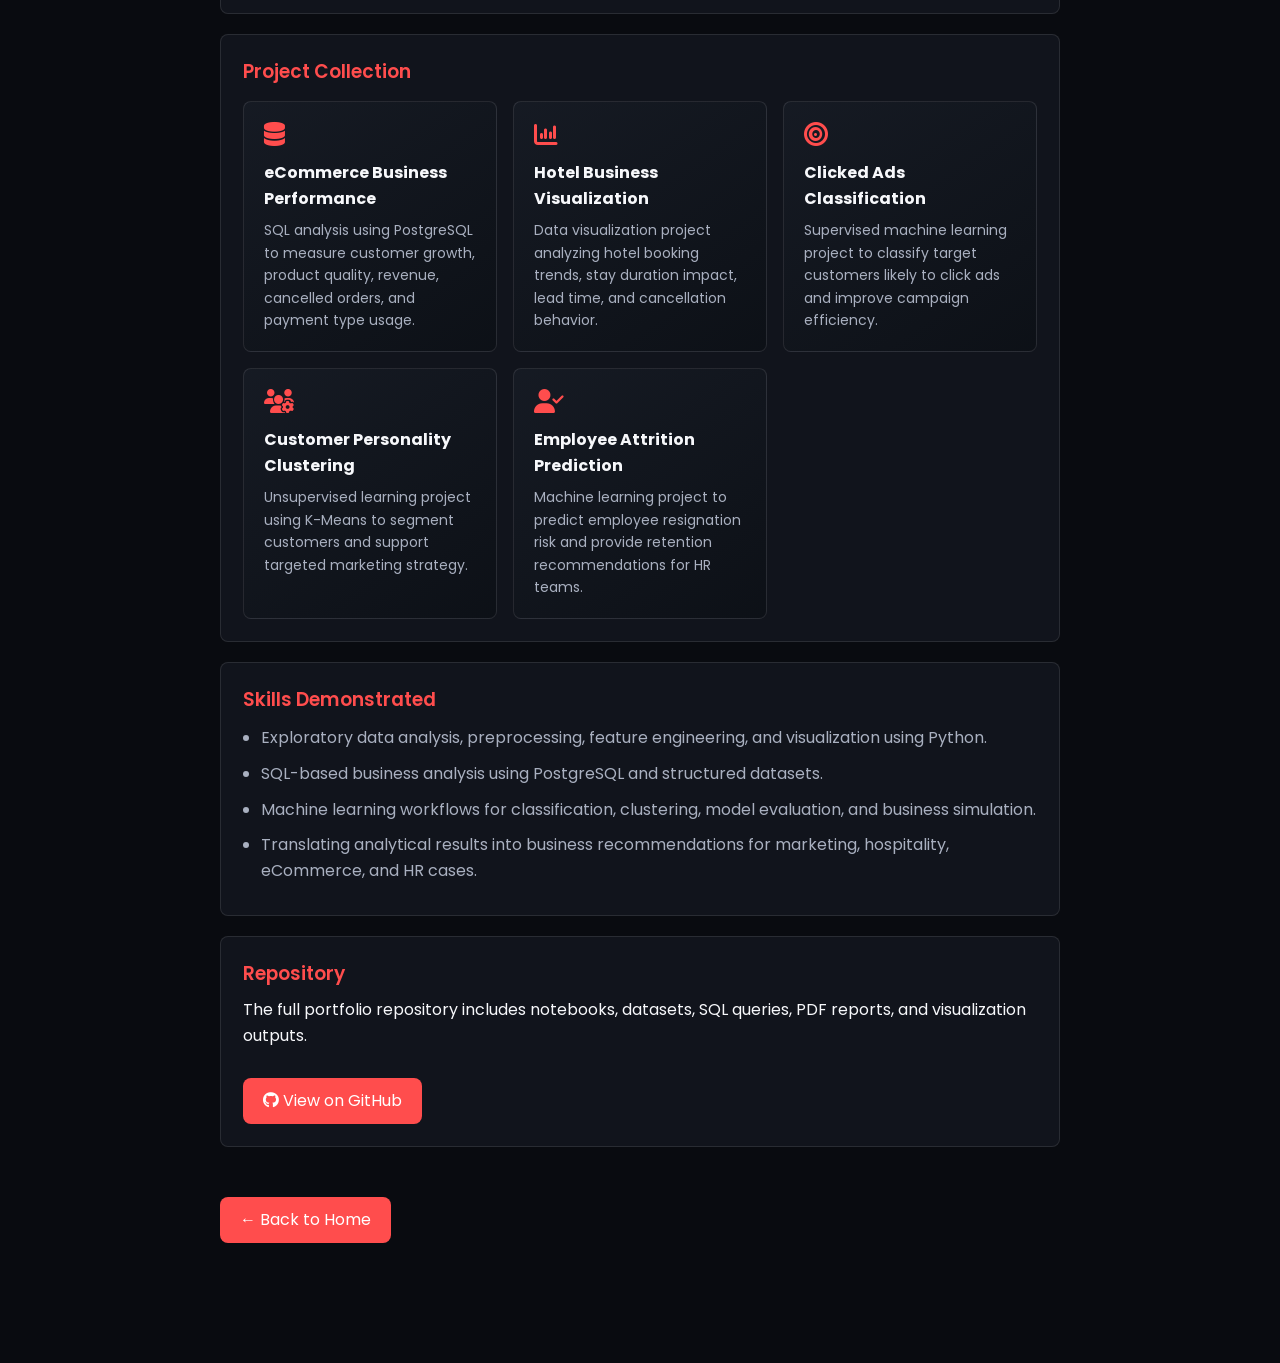
<file: project3.html>
<!-- project3.html -->
<!DOCTYPE html>
<html lang="en">
<head>
  <meta charset="UTF-8">
  <meta name="viewport" content="width=device-width, initial-scale=1.0">
  <title>Data Analytics Portfolio</title>
  <link rel="icon" type="image/svg+xml" href="asset/favicon.svg">
  <link rel="stylesheet" href="https://cdnjs.cloudflare.com/ajax/libs/font-awesome/6.5.0/css/all.min.css">
  <link href="https://fonts.googleapis.com/css2?family=Poppins:wght@300;400;600;700&display=swap" rel="stylesheet">
  <link rel="stylesheet" href="style.css?v=20260428">
</head>
<body>

<header class="project-topbar">
  <a href="index.html" class="project-brand">Joni</a>
  <nav>
    <a href="index.html#projects">Projects</a>
    <a href="index.html#contact">Contact</a>
  </nav>
</header>

<div class="project-container">
  <div class="project-header">
    <p class="project-label">Data Analytics & Data Science Portfolio</p>
    <h1>PortofolioData</h1>
    <p>A collection of data analytics, SQL, data visualization, and machine learning projects created through Rakamin Academy bootcamp projects and ID/X Partners virtual internship work.</p>
    <div class="project-actions">
      <a href="https://github.com/jonisy1406/PortofolioData" target="_blank" rel="noopener noreferrer" class="project-action primary">
        <i class="fa-brands fa-github"></i> View Repository
      </a>
      <a href="index.html#projects" class="project-action">
        <i class="fa-solid fa-table-cells-large"></i> All Projects
      </a>
    </div>
  </div>

  <div class="project-visual">
    <span>Python</span>
    <span>SQL</span>
    <span>PostgreSQL</span>
    <span>Machine Learning</span>
    <span>Data Visualization</span>
    <span>Excel</span>
  </div>

  <div class="project-section">
    <h3>Project Preview</h3>
    <div class="visual-gallery">
      <figure>
        <img src="asset/portfolio-erd.png" alt="eCommerce SQL entity relationship diagram">
        <figcaption>eCommerce SQL ERD</figcaption>
      </figure>
      <figure>
        <img src="asset/portfolio-hotel-booking.png" alt="Hotel booking visualization">
        <figcaption>Hotel Booking Visualization</figcaption>
      </figure>
      <figure>
        <img src="asset/portfolio-ads-feature.png" alt="Clicked ads feature importance chart">
        <figcaption>Ads Model Feature Importance</figcaption>
      </figure>
      <figure>
        <img src="asset/portfolio-attrition-model.png" alt="Employee attrition model comparison chart">
        <figcaption>Attrition Model Comparison</figcaption>
      </figure>
    </div>
  </div>

  <div class="project-stats">
    <div>
      <strong>5</strong>
      <span>case studies</span>
    </div>
    <div>
      <strong>SQL + ML</strong>
      <span>analysis scope</span>
    </div>
    <div>
      <strong>Python</strong>
      <span>EDA and modeling</span>
    </div>
  </div>

  <div class="project-section">
    <h3>Overview</h3>
    <p>This repository contains multiple portfolio projects covering business performance analysis, customer behavior modeling, hotel booking analysis, advertising classification, and employee attrition prediction.</p>
  </div>

  <div class="project-section">
    <h3>Project Collection</h3>
    <div class="project-mini-grid">
      <div class="project-mini-card">
        <i class="fa-solid fa-database"></i>
        <h4>eCommerce Business Performance</h4>
        <p>SQL analysis using PostgreSQL to measure customer growth, product quality, revenue, cancelled orders, and payment type usage.</p>
      </div>
      <div class="project-mini-card">
        <i class="fa-solid fa-chart-column"></i>
        <h4>Hotel Business Visualization</h4>
        <p>Data visualization project analyzing hotel booking trends, stay duration impact, lead time, and cancellation behavior.</p>
      </div>
      <div class="project-mini-card">
        <i class="fa-solid fa-bullseye"></i>
        <h4>Clicked Ads Classification</h4>
        <p>Supervised machine learning project to classify target customers likely to click ads and improve campaign efficiency.</p>
      </div>
      <div class="project-mini-card">
        <i class="fa-solid fa-users-gear"></i>
        <h4>Customer Personality Clustering</h4>
        <p>Unsupervised learning project using K-Means to segment customers and support targeted marketing strategy.</p>
      </div>
      <div class="project-mini-card">
        <i class="fa-solid fa-user-check"></i>
        <h4>Employee Attrition Prediction</h4>
        <p>Machine learning project to predict employee resignation risk and provide retention recommendations for HR teams.</p>
      </div>
    </div>
  </div>

  <div class="project-section">
    <h3>Skills Demonstrated</h3>
    <ul class="project-list">
      <li>Exploratory data analysis, preprocessing, feature engineering, and visualization using Python.</li>
      <li>SQL-based business analysis using PostgreSQL and structured datasets.</li>
      <li>Machine learning workflows for classification, clustering, model evaluation, and business simulation.</li>
      <li>Translating analytical results into business recommendations for marketing, hospitality, eCommerce, and HR cases.</li>
    </ul>
  </div>

  <div class="project-section">
    <h3>Repository</h3>
    <p>The full portfolio repository includes notebooks, datasets, SQL queries, PDF reports, and visualization outputs.</p>
    <a href="https://github.com/jonisy1406/PortofolioData" target="_blank" rel="noopener noreferrer" class="back-btn">
      <i class="fa-brands fa-github"></i> View on GitHub
    </a>
  </div>

  <a href="index.html" class="back-btn">&larr; Back to Home</a>
</div>

</body>
</html>
</file>
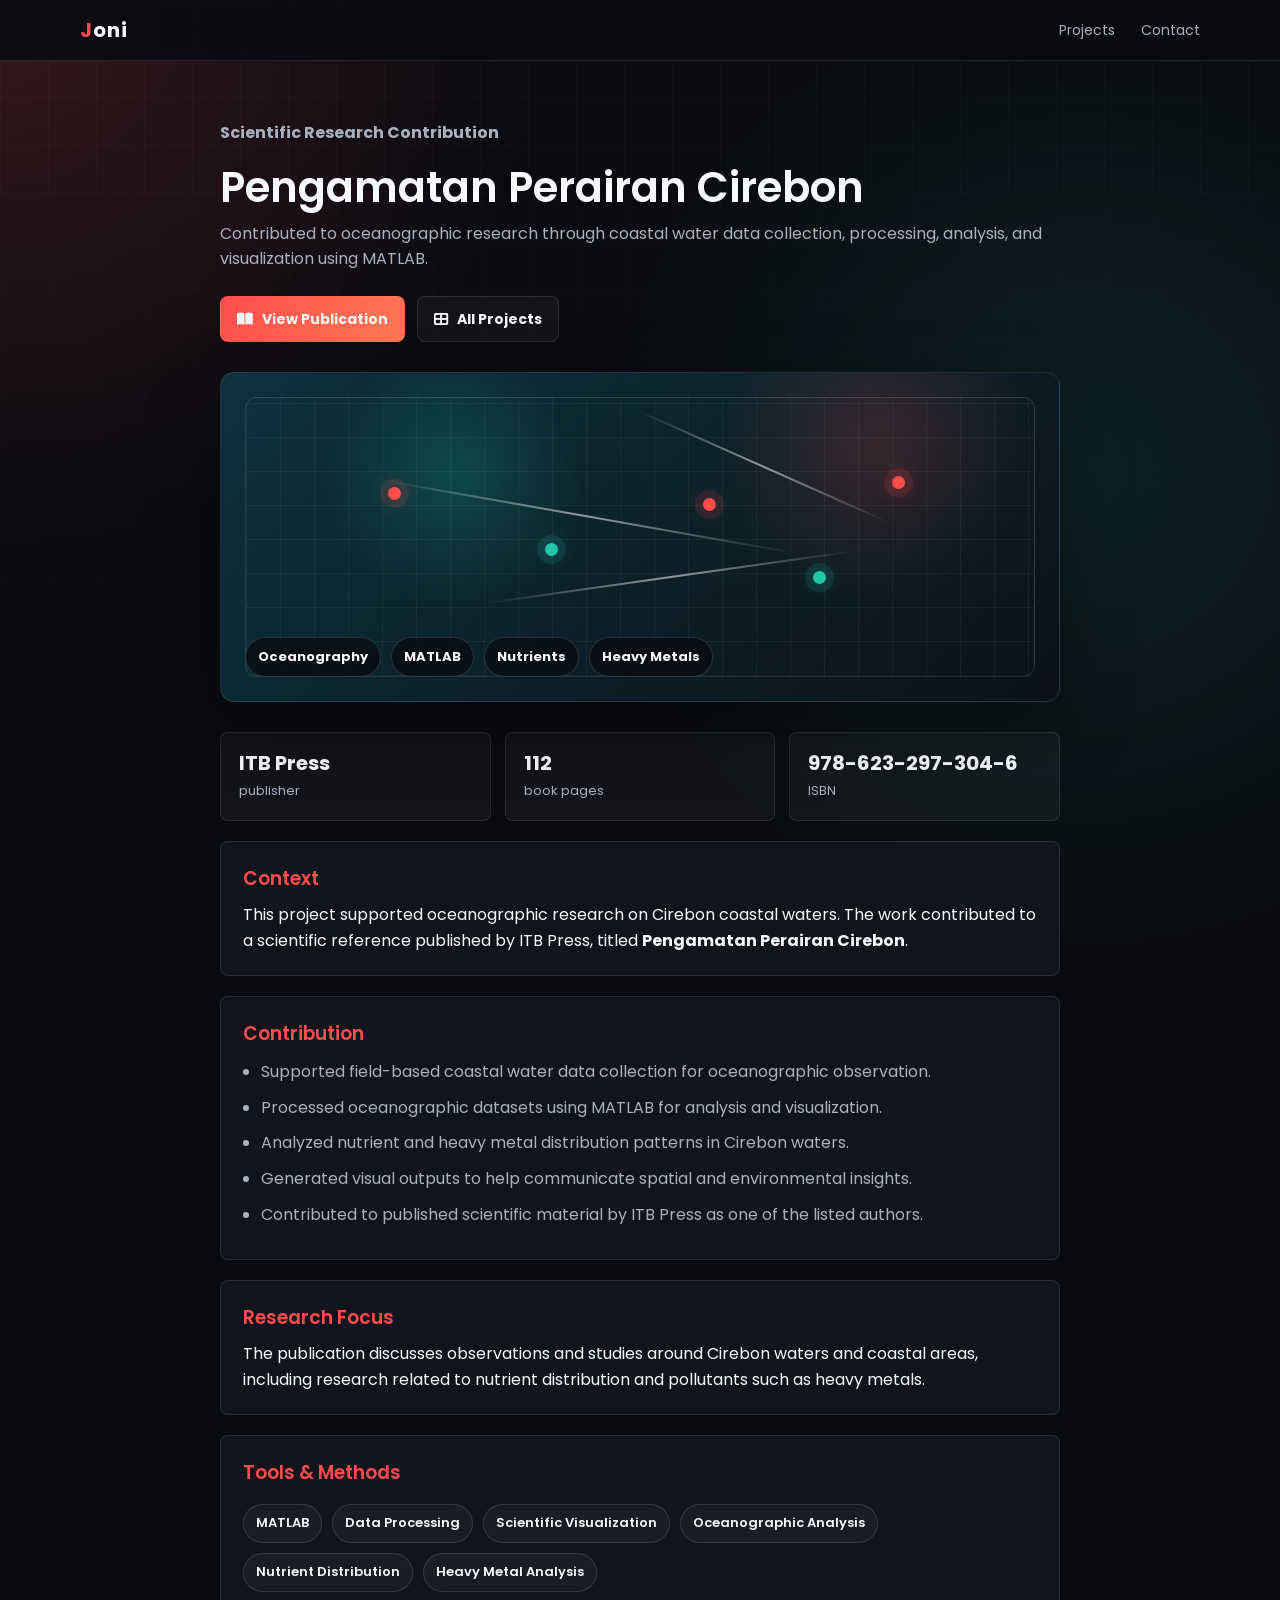
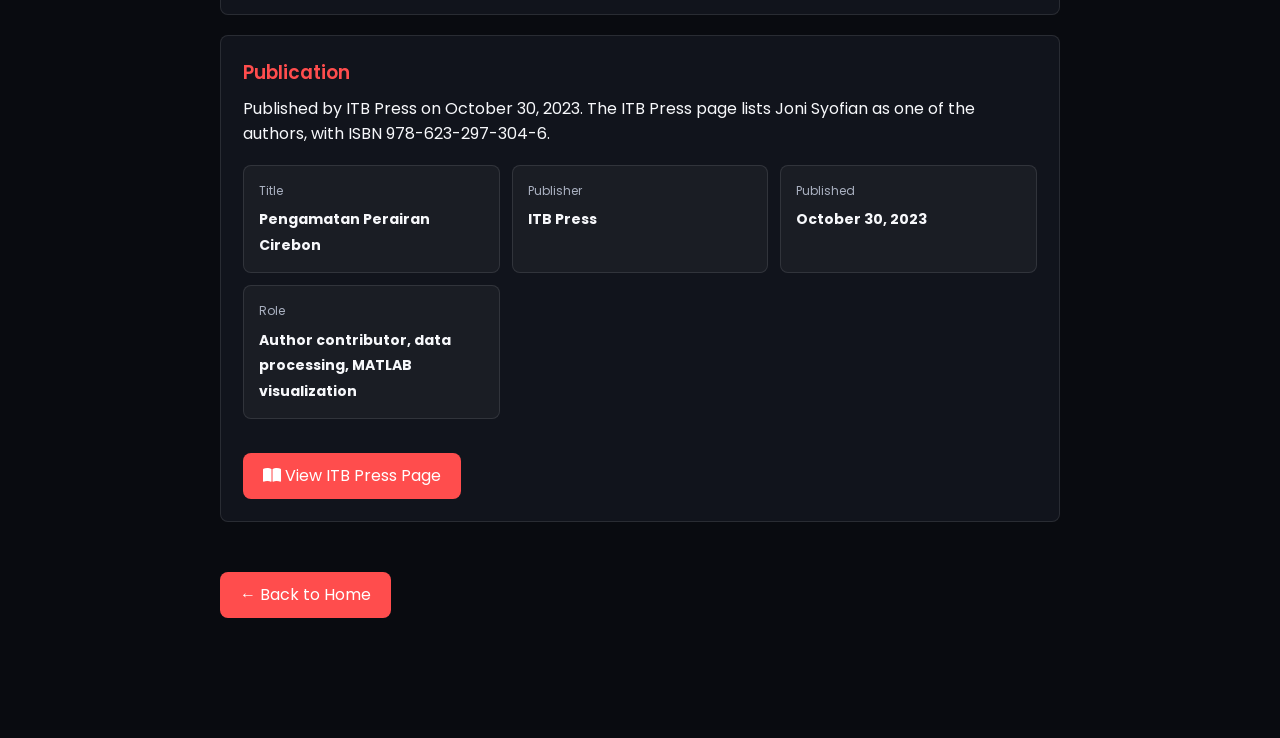
<file: project4.html>
<!-- project4.html -->
<!DOCTYPE html>
<html lang="en">
<head>
  <meta charset="UTF-8">
  <meta name="viewport" content="width=device-width, initial-scale=1.0">
  <title>Oceanographic Research - Perairan Cirebon</title>
  <link rel="icon" type="image/svg+xml" href="asset/favicon.svg">
  <link rel="stylesheet" href="https://cdnjs.cloudflare.com/ajax/libs/font-awesome/6.5.0/css/all.min.css">
  <link href="https://fonts.googleapis.com/css2?family=Poppins:wght@300;400;600;700&display=swap" rel="stylesheet">
  <link rel="stylesheet" href="style.css?v=20260428">
</head>
<body>

<header class="project-topbar">
  <a href="index.html" class="project-brand">Joni</a>
  <nav>
    <a href="index.html#projects">Projects</a>
    <a href="index.html#contact">Contact</a>
  </nav>
</header>

<div class="project-container">
  <div class="project-header">
    <p class="project-label">Scientific Research Contribution</p>
    <h1>Pengamatan Perairan Cirebon</h1>
    <p>Contributed to oceanographic research through coastal water data collection, processing, analysis, and visualization using MATLAB.</p>
    <div class="project-actions">
      <a href="https://www.itbpress.id/pengamatan-perairan-cirebon/" target="_blank" rel="noopener noreferrer" class="project-action primary">
        <i class="fa-solid fa-book-open"></i> View Publication
      </a>
      <a href="index.html#projects" class="project-action">
        <i class="fa-solid fa-table-cells-large"></i> All Projects
      </a>
    </div>
  </div>

  <div class="ocean-visual" aria-label="Oceanographic data visualization">
    <div class="ocean-map">
      <span class="sample-point point-a"></span>
      <span class="sample-point point-b"></span>
      <span class="sample-point point-c"></span>
      <span class="sample-point point-d"></span>
      <span class="sample-point point-e"></span>
      <span class="current-line current-one"></span>
      <span class="current-line current-two"></span>
      <span class="current-line current-three"></span>
    </div>
    <div class="ocean-legend">
      <span>Oceanography</span>
      <span>MATLAB</span>
      <span>Nutrients</span>
      <span>Heavy Metals</span>
    </div>
  </div>

  <div class="project-stats">
    <div>
      <strong>ITB Press</strong>
      <span>publisher</span>
    </div>
    <div>
      <strong>112</strong>
      <span>book pages</span>
    </div>
    <div>
      <strong>978-623-297-304-6</strong>
      <span>ISBN</span>
    </div>
  </div>

  <div class="project-section">
    <h3>Context</h3>
    <p>This project supported oceanographic research on Cirebon coastal waters. The work contributed to a scientific reference published by ITB Press, titled <strong>Pengamatan Perairan Cirebon</strong>.</p>
  </div>

  <div class="project-section">
    <h3>Contribution</h3>
    <ul class="project-list">
      <li>Supported field-based coastal water data collection for oceanographic observation.</li>
      <li>Processed oceanographic datasets using MATLAB for analysis and visualization.</li>
      <li>Analyzed nutrient and heavy metal distribution patterns in Cirebon waters.</li>
      <li>Generated visual outputs to help communicate spatial and environmental insights.</li>
      <li>Contributed to published scientific material by ITB Press as one of the listed authors.</li>
    </ul>
  </div>

  <div class="project-section">
    <h3>Research Focus</h3>
    <p>The publication discusses observations and studies around Cirebon waters and coastal areas, including research related to nutrient distribution and pollutants such as heavy metals.</p>
  </div>

  <div class="project-section">
    <h3>Tools & Methods</h3>
    <div class="project-tags">
      <span>MATLAB</span>
      <span>Data Processing</span>
      <span>Scientific Visualization</span>
      <span>Oceanographic Analysis</span>
      <span>Nutrient Distribution</span>
      <span>Heavy Metal Analysis</span>
    </div>
  </div>

  <div class="project-section">
    <h3>Publication</h3>
    <p>Published by ITB Press on October 30, 2023. The ITB Press page lists Joni Syofian as one of the authors, with ISBN 978-623-297-304-6.</p>
    <div class="publication-meta">
      <div>
        <span>Title</span>
        <strong>Pengamatan Perairan Cirebon</strong>
      </div>
      <div>
        <span>Publisher</span>
        <strong>ITB Press</strong>
      </div>
      <div>
        <span>Published</span>
        <strong>October 30, 2023</strong>
      </div>
      <div>
        <span>Role</span>
        <strong>Author contributor, data processing, MATLAB visualization</strong>
      </div>
    </div>
    <a href="https://www.itbpress.id/pengamatan-perairan-cirebon/" target="_blank" rel="noopener noreferrer" class="back-btn">
      <i class="fa-solid fa-book-open"></i> View ITB Press Page
    </a>
  </div>

  <a href="index.html" class="back-btn">&larr; Back to Home</a>
</div>

</body>
</html>
</file>
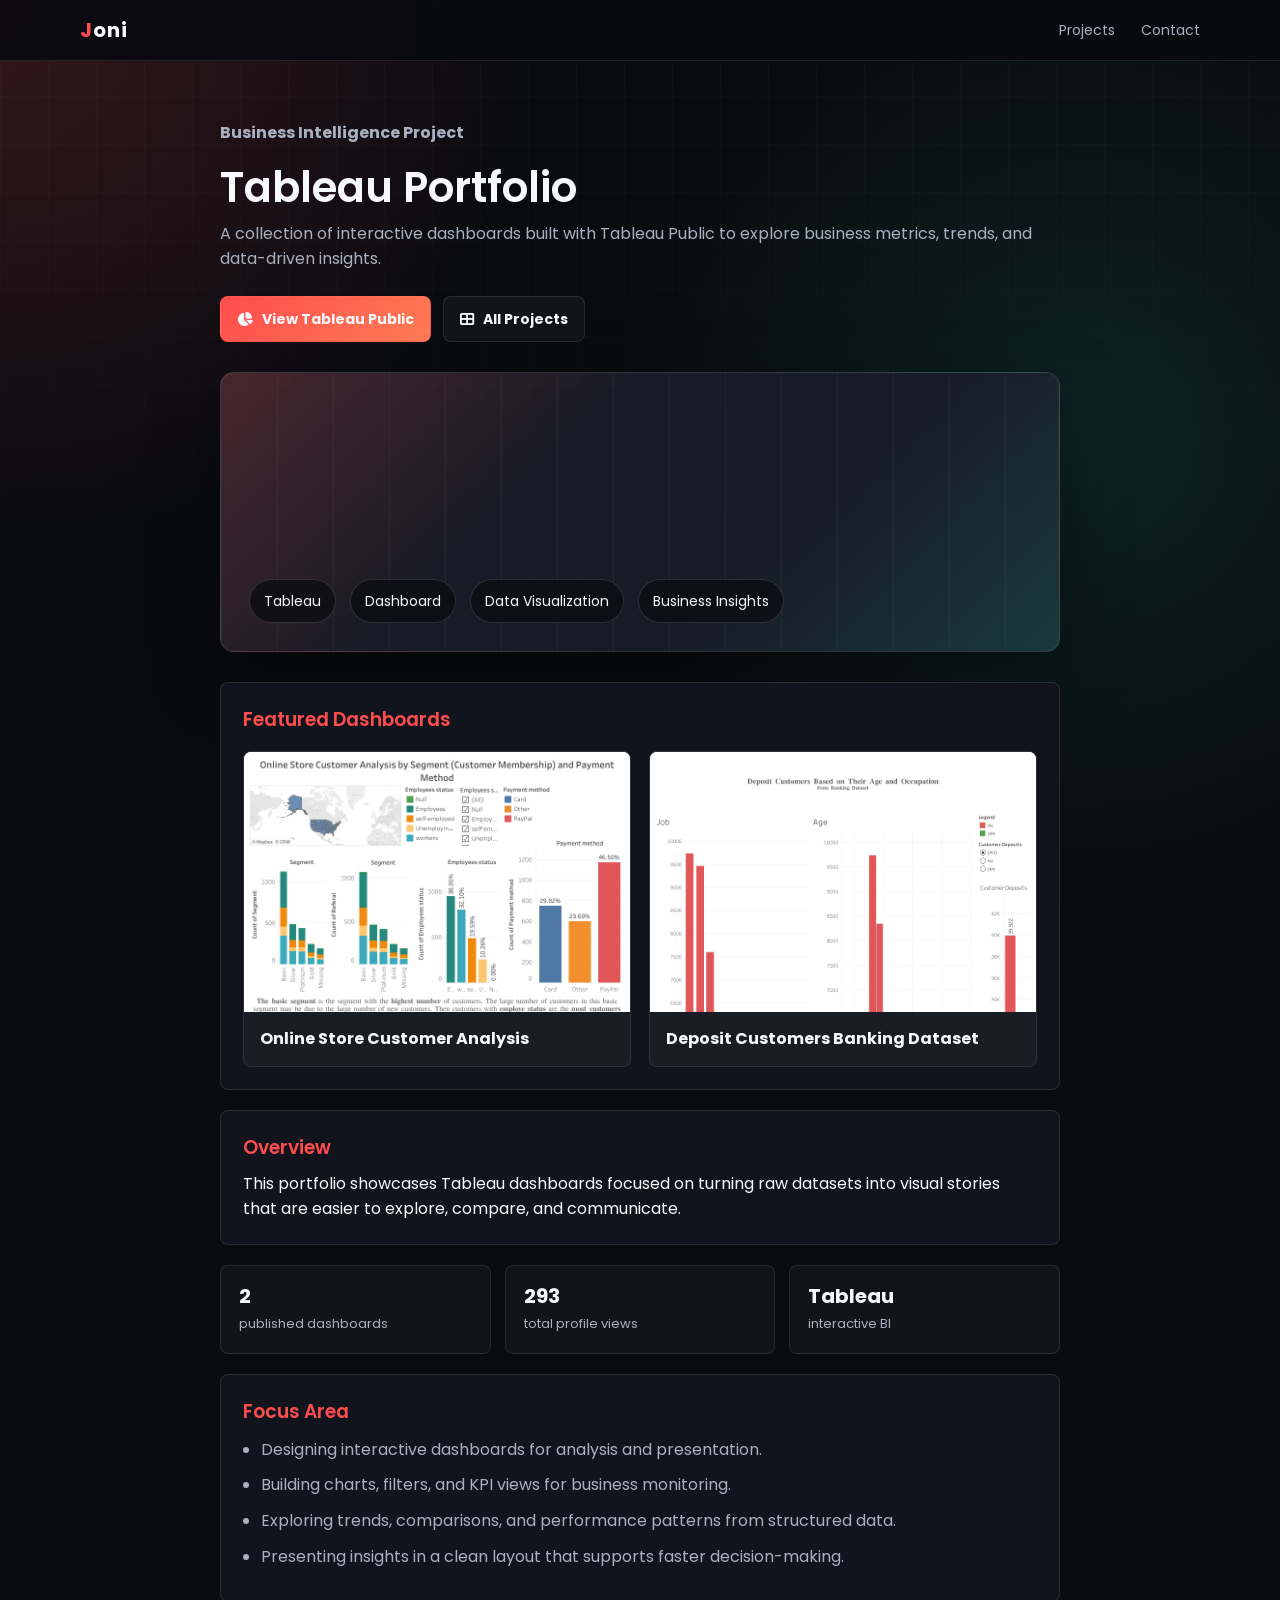
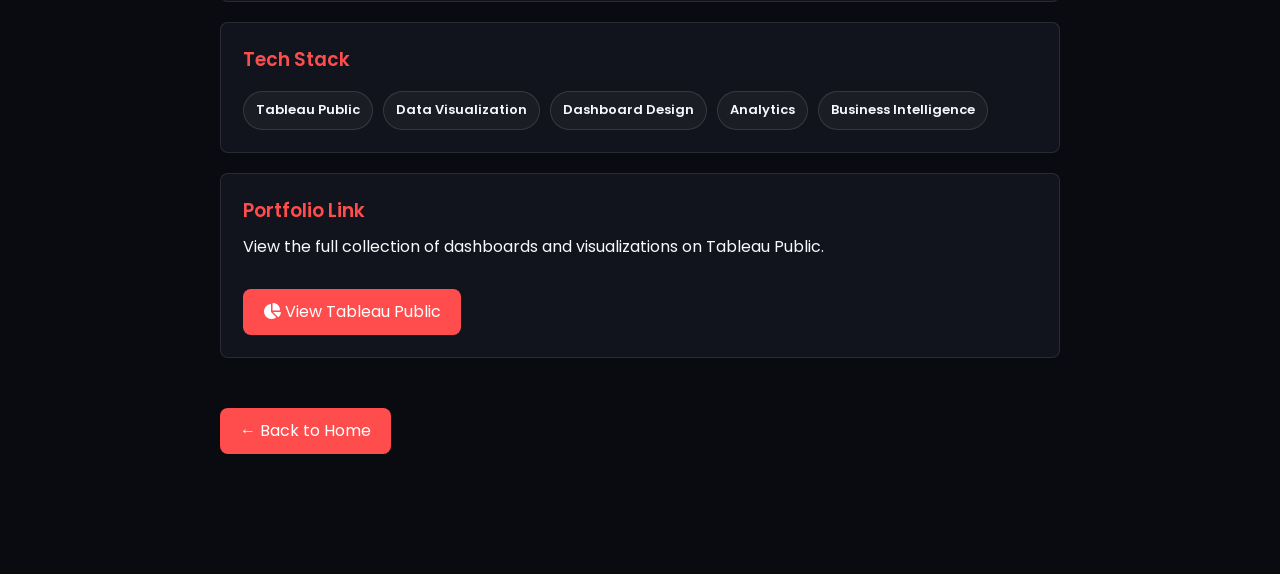
<file: tableau-portfolio.html>
<!-- tableau-portfolio.html -->
<!DOCTYPE html>
<html lang="en">
<head>
  <meta charset="UTF-8">
  <meta name="viewport" content="width=device-width, initial-scale=1.0">
  <title>Tableau Portfolio</title>
  <link rel="icon" type="image/svg+xml" href="asset/favicon.svg">
  <link rel="stylesheet" href="https://cdnjs.cloudflare.com/ajax/libs/font-awesome/6.5.0/css/all.min.css">
  <link href="https://fonts.googleapis.com/css2?family=Poppins:wght@300;400;600;700&display=swap" rel="stylesheet">
  <link rel="stylesheet" href="style.css?v=20260428">
</head>
<body>

<header class="project-topbar">
  <a href="index.html" class="project-brand">Joni</a>
  <nav>
    <a href="index.html#projects">Projects</a>
    <a href="index.html#contact">Contact</a>
  </nav>
</header>

<div class="project-container">
  <div class="project-header">
    <p class="project-label">Business Intelligence Project</p>
    <h1>Tableau Portfolio</h1>
    <p>A collection of interactive dashboards built with Tableau Public to explore business metrics, trends, and data-driven insights.</p>
    <div class="project-actions">
      <a href="https://public.tableau.com/app/profile/joni.syofian/vizzes" target="_blank" rel="noopener noreferrer" class="project-action primary">
        <i class="fa-solid fa-chart-pie"></i> View Tableau Public
      </a>
      <a href="index.html#projects" class="project-action">
        <i class="fa-solid fa-table-cells-large"></i> All Projects
      </a>
    </div>
  </div>

  <div class="project-visual">
    <span>Tableau</span>
    <span>Dashboard</span>
    <span>Data Visualization</span>
    <span>Business Insights</span>
  </div>

  <div class="project-section">
    <h3>Featured Dashboards</h3>
    <div class="tableau-gallery">
      <a href="https://public.tableau.com/views/OnlineStoreCustomer/Dashboard1" target="_blank" rel="noopener noreferrer" class="tableau-shot">
        <img src="asset/tableau-online-store.png" alt="Online Store Customer Analysis Tableau dashboard">
        <span>Online Store Customer Analysis</span>
      </a>
      <a href="https://public.tableau.com/views/BankingDataset_16653332541720/Dashboard1" target="_blank" rel="noopener noreferrer" class="tableau-shot">
        <img src="asset/tableau-banking.png" alt="Deposit Customers Banking Dataset Tableau dashboard">
        <span>Deposit Customers Banking Dataset</span>
      </a>
    </div>
  </div>

  <div class="project-section">
    <h3>Overview</h3>
    <p>This portfolio showcases Tableau dashboards focused on turning raw datasets into visual stories that are easier to explore, compare, and communicate.</p>
  </div>

  <div class="project-stats">
    <div>
      <strong>2</strong>
      <span>published dashboards</span>
    </div>
    <div>
      <strong>293</strong>
      <span>total profile views</span>
    </div>
    <div>
      <strong>Tableau</strong>
      <span>interactive BI</span>
    </div>
  </div>

  <div class="project-section">
    <h3>Focus Area</h3>
    <ul class="project-list">
      <li>Designing interactive dashboards for analysis and presentation.</li>
      <li>Building charts, filters, and KPI views for business monitoring.</li>
      <li>Exploring trends, comparisons, and performance patterns from structured data.</li>
      <li>Presenting insights in a clean layout that supports faster decision-making.</li>
    </ul>
  </div>

  <div class="project-section">
    <h3>Tech Stack</h3>
    <div class="project-tags">
      <span>Tableau Public</span>
      <span>Data Visualization</span>
      <span>Dashboard Design</span>
      <span>Analytics</span>
      <span>Business Intelligence</span>
    </div>
  </div>

  <div class="project-section">
    <h3>Portfolio Link</h3>
    <p>View the full collection of dashboards and visualizations on Tableau Public.</p>
    <a href="https://public.tableau.com/app/profile/joni.syofian/vizzes" target="_blank" rel="noopener noreferrer" class="back-btn">
      <i class="fa-solid fa-chart-pie"></i> View Tableau Public
    </a>
  </div>

  <a href="index.html" class="back-btn">&larr; Back to Home</a>
</div>

</body>
</html>
</file>
<file: sql-query-optimization/assets/css/styles.css>
:root {
  color-scheme: dark;
  --bg: #090b10;
  --surface: #11141c;
  --surface-2: #171b25;
  --surface-soft: rgba(255, 255, 255, 0.04);
  --surface-glass: rgba(17, 20, 28, 0.86);
  --text: #f7f8fb;
  --muted: #a9b0c0;
  --border: rgba(255, 255, 255, 0.1);
  --primary: #ff4d4d;
  --primary-2: #ff7b54;
  --accent: #20c7a8;
  --warning: #ffbf69;
  --danger: #ff6b6b;
  --ok: #20c7a8;
  --code-bg: #070910;
  --code-text: #f7f8fb;
  --shadow: 0 24px 70px rgba(0, 0, 0, 0.35);
  --ring-track: rgba(255, 255, 255, 0.1);
  --ring-value: #ff4d4d;
}

body:not(.dark) {
  color-scheme: light;
  --bg: #f7f8fb;
  --surface: #ffffff;
  --surface-2: #f0f3f8;
  --surface-soft: rgba(9, 11, 16, 0.04);
  --surface-glass: rgba(255, 255, 255, 0.88);
  --text: #10131b;
  --muted: #626b7b;
  --border: rgba(16, 19, 27, 0.12);
  --code-bg: #10131b;
  --code-text: #f7f8fb;
  --shadow: 0 24px 70px rgba(38, 46, 60, 0.16);
  --ring-track: rgba(16, 19, 27, 0.12);
}

* {
  box-sizing: border-box;
  margin: 0;
  padding: 0;
}

html {
  min-height: 100%;
}

body {
  min-height: 100vh;
  overflow-x: hidden;
  background:
    radial-gradient(circle at top left, rgba(255, 77, 77, 0.18), transparent 34rem),
    radial-gradient(circle at 85% 20%, rgba(32, 199, 168, 0.12), transparent 30rem),
    var(--bg);
  color: var(--text);
  font-family: Poppins, Inter, ui-sans-serif, system-ui, -apple-system, BlinkMacSystemFont, "Segoe UI", sans-serif;
  line-height: 1.6;
}

body::before {
  content: "";
  position: fixed;
  inset: 0;
  pointer-events: none;
  background-image:
    linear-gradient(rgba(255, 255, 255, 0.035) 1px, transparent 1px),
    linear-gradient(90deg, rgba(255, 255, 255, 0.035) 1px, transparent 1px);
  background-size: 48px 48px;
  mask-image: linear-gradient(to bottom, rgba(0, 0, 0, 0.75), transparent 75%);
}

body:not(.dark)::before {
  background-image:
    linear-gradient(rgba(9, 11, 16, 0.045) 1px, transparent 1px),
    linear-gradient(90deg, rgba(9, 11, 16, 0.045) 1px, transparent 1px);
}

button,
select,
textarea,
a {
  font: inherit;
}

button,
a {
  cursor: pointer;
}

a {
  color: inherit;
}

h1,
h2,
h3 {
  font-weight: 600;
  letter-spacing: 0;
}

h1 {
  margin-bottom: 0;
  font-size: clamp(2.75rem, 7vw, 5.2rem);
  line-height: 1.02;
}

h2 {
  margin-bottom: 8px;
  font-size: 1.1rem;
}

h3 {
  margin-bottom: 8px;
  font-size: 0.98rem;
}

p {
  color: var(--muted);
}

code {
  font-family: "Cascadia Code", "Fira Code", Consolas, monospace;
}

.app-shell,
.landing-shell {
  position: relative;
  z-index: 1;
}

.app-shell {
  width: min(1440px, calc(100% - 44px));
  margin: 0 auto;
  padding: 112px 0 34px;
  display: grid;
  grid-template-columns: minmax(0, 1fr) 340px;
  gap: 24px;
}

.single-tool-shell {
  display: block;
  max-width: 1120px;
}

.landing-shell {
  width: min(1160px, calc(100% - 44px));
  min-height: 100vh;
  margin: 0 auto;
  padding: 112px 0 38px;
  display: grid;
  align-content: center;
  gap: 22px;
}

.project-topbar {
  position: fixed;
  top: 0;
  left: 0;
  z-index: 1000;
  width: 100%;
  display: flex;
  align-items: center;
  justify-content: space-between;
  padding: 14px 80px;
  border-bottom: 1px solid var(--border);
  background: rgba(9, 11, 16, 0.9);
  backdrop-filter: blur(16px);
}

body:not(.dark) .project-topbar {
  background: rgba(255, 255, 255, 0.9);
}

.project-topbar .project-brand {
  color: var(--text);
  font-size: 20px;
  font-weight: 700;
  letter-spacing: 1px;
  text-decoration: none;
}

.project-topbar .project-brand::first-letter {
  color: var(--primary);
}

.project-topbar nav {
  display: flex;
  align-items: center;
  gap: 26px;
}

.project-topbar nav a {
  color: var(--muted);
  font-size: 14px;
  text-decoration: none;
  position: relative;
  transition: color 0.3s ease;
}

.project-topbar nav a::after {
  content: "";
  position: absolute;
  left: 0;
  bottom: -7px;
  width: 0;
  height: 2px;
  background: linear-gradient(90deg, var(--primary), var(--accent));
  transition: width 0.3s ease;
}

.project-topbar nav a:hover {
  color: var(--text);
}

.project-topbar nav a:hover::after {
  width: 100%;
}

.landing-toolbar {
  display: flex;
  align-items: center;
  justify-content: flex-end;
  gap: 12px;
}

.hero-panel,
.landing-notes,
.panel,
.results-panel,
.knowledge-panel {
  border: 1px solid var(--border);
  border-radius: 8px;
  background: var(--surface-glass);
  box-shadow: var(--shadow);
  backdrop-filter: blur(16px);
}

.hero-panel {
  position: relative;
  overflow: hidden;
  padding: clamp(28px, 5vw, 58px);
}

.hero-panel::after {
  content: "";
  position: absolute;
  right: -80px;
  top: -90px;
  width: 260px;
  height: 260px;
  border-radius: 50%;
  background: rgba(255, 77, 77, 0.16);
  filter: blur(8px);
  pointer-events: none;
}

.hero-copy {
  width: min(720px, 100%);
  margin: 16px 0 28px;
  font-size: 1.06rem;
}

.feature-grid {
  display: grid;
  grid-template-columns: repeat(2, minmax(0, 1fr));
  gap: 18px;
}

.feature-card {
  min-height: 276px;
  position: relative;
  overflow: hidden;
  display: flex;
  flex-direction: column;
  border: 1px solid var(--border);
  border-radius: 8px;
  background: linear-gradient(145deg, rgba(23, 27, 37, 0.96), rgba(13, 16, 23, 0.96));
  padding: 28px;
  text-decoration: none;
  transition:
    transform 0.35s ease,
    border-color 0.35s ease,
    box-shadow 0.35s ease;
}

body:not(.dark) .feature-card {
  background: linear-gradient(145deg, #ffffff, #f0f3f8);
}

.feature-card::before {
  content: "";
  position: absolute;
  inset: 0;
  background: linear-gradient(120deg, transparent, rgba(255, 255, 255, 0.08), transparent);
  transform: translateX(-110%);
  transition: transform 0.55s ease;
}

.feature-card:hover::before {
  transform: translateX(110%);
}

.feature-card:hover {
  transform: translateY(-10px);
  border-color: rgba(255, 77, 77, 0.36);
  box-shadow: 0 22px 55px rgba(0, 0, 0, 0.28), 0 16px 38px rgba(255, 77, 77, 0.14);
}

.feature-card i {
  color: var(--primary);
  font-size: 28px;
  margin-bottom: 18px;
}

.feature-index,
.eyebrow {
  color: var(--accent);
  font-size: 0.78rem;
  font-weight: 700;
  letter-spacing: 0;
  text-transform: uppercase;
}

.feature-index {
  margin-bottom: 18px;
}

.feature-card h2 {
  font-size: clamp(1.7rem, 3vw, 2.6rem);
  line-height: 1;
}

.feature-card p {
  margin: 14px 0 22px;
}

.feature-link {
  margin-top: auto;
  display: inline-flex;
  align-items: center;
  width: fit-content;
  min-height: 42px;
  border-radius: 8px;
  background: linear-gradient(135deg, var(--primary), var(--primary-2));
  color: white;
  padding: 0 16px;
  font-weight: 700;
}

.landing-notes {
  display: grid;
  grid-template-columns: repeat(2, minmax(0, 1fr));
  gap: 1px;
  overflow: hidden;
  background: var(--border);
}

.landing-notes article {
  background: var(--surface);
  padding: 22px;
}

.landing-notes p {
  margin-bottom: 0;
}

.workspace {
  min-width: 0;
}

.topbar {
  display: flex;
  align-items: center;
  justify-content: space-between;
  gap: 16px;
  margin-bottom: 24px;
  padding: 18px 20px;
  border: 1px solid var(--border);
  border-radius: 8px;
  background: rgba(9, 11, 16, 0.68);
  backdrop-filter: blur(16px);
}

body:not(.dark) .topbar {
  background: rgba(255, 255, 255, 0.82);
}

.eyebrow {
  margin-bottom: 8px;
}

.topbar h1 {
  font-size: clamp(2.1rem, 5vw, 4rem);
}

.topbar-actions,
.editor-actions,
.output-head,
.panel-head {
  display: flex;
  align-items: center;
  gap: 12px;
}

.topbar-actions {
  flex-wrap: wrap;
  justify-content: flex-end;
  flex-shrink: 0;
}

.language-switch {
  display: inline-flex;
  align-items: center;
  min-height: 42px;
  padding: 3px;
  border: 1px solid var(--border);
  border-radius: 8px;
  background: var(--surface-soft);
}

.language-button {
  min-width: 42px;
  min-height: 34px;
  border: 0;
  border-radius: 6px;
  background: transparent;
  color: var(--muted);
  font-weight: 700;
  transition:
    background-color 0.2s ease,
    color 0.2s ease,
    transform 0.2s ease;
}

.language-button:hover {
  color: var(--text);
}

.language-button.is-active {
  background: linear-gradient(135deg, var(--primary), var(--primary-2));
  color: white;
}

.panel-head {
  justify-content: space-between;
  margin-bottom: 14px;
}

.panel-head.compact {
  margin-bottom: 18px;
}

.panel-head p,
.output-head p {
  margin-bottom: 0;
  font-size: 0.9rem;
}

.editor-grid {
  display: grid;
  grid-template-columns: minmax(0, 1fr) 320px;
  gap: 18px;
  margin-bottom: 18px;
}

.formatter-grid {
  display: grid;
  gap: 18px;
}

.panel {
  padding: 20px;
}

.input-panel {
  min-width: 0;
}

select {
  max-width: 180px;
  border: 1px solid var(--border);
  border-radius: 8px;
  background: var(--surface-soft);
  color: var(--text);
  padding: 10px 12px;
}

textarea {
  display: block;
  width: 100%;
  min-height: 350px;
  resize: vertical;
  border: 1px solid var(--border);
  border-radius: 8px;
  background: var(--code-bg);
  color: var(--code-text);
  padding: 18px;
  font-family: "Cascadia Code", "Fira Code", Consolas, monospace;
  font-size: 0.93rem;
  line-height: 1.6;
  outline: none;
  tab-size: 2;
  box-shadow: inset 0 0 0 1px rgba(255, 255, 255, 0.02);
}

textarea:focus,
select:focus,
button:focus-visible,
a:focus-visible {
  outline: 3px solid rgba(255, 77, 77, 0.25);
  outline-offset: 2px;
}

.editor-actions {
  flex-wrap: wrap;
  margin-top: 14px;
}

.primary-button,
.secondary-button,
.ghost-button,
.icon-button {
  display: inline-flex;
  align-items: center;
  justify-content: center;
  min-height: 42px;
  border-radius: 8px;
  border: 1px solid transparent;
  padding: 0 16px;
  color: var(--text);
  font-weight: 700;
  text-decoration: none;
  transition:
    transform 0.3s ease,
    border-color 0.3s ease,
    background-color 0.3s ease,
    box-shadow 0.3s ease;
}

.primary-button {
  background: linear-gradient(135deg, var(--primary), var(--primary-2));
  color: white;
}

.primary-button:hover {
  transform: translateY(-3px);
  box-shadow: 0 16px 35px rgba(255, 77, 77, 0.3);
}

.secondary-button,
.ghost-button,
.icon-button {
  border-color: var(--border);
  background: var(--surface-soft);
}

.secondary-button:hover,
.ghost-button:hover,
.icon-button:hover {
  transform: translateY(-3px);
  border-color: rgba(255, 77, 77, 0.36);
  box-shadow: 0 14px 30px rgba(255, 77, 77, 0.12);
}

.icon-button {
  width: 42px;
  padding: 0;
  flex: 0 0 auto;
}

.theme-icon {
  position: relative;
  width: 18px;
  height: 18px;
  display: inline-block;
  border: 2px solid currentColor;
  border-radius: 50%;
}

.theme-icon::before {
  content: "";
  position: absolute;
  inset: 4px;
  border-radius: 50%;
  background: currentColor;
}

.theme-icon::after {
  content: "";
  position: absolute;
  inset: -3px -7px -3px 7px;
  border-radius: 50%;
  background: var(--surface);
  transform: scale(0);
  transform-origin: center;
  transition: transform 160ms ease;
}

body.dark .theme-icon::before {
  opacity: 0;
}

body.dark .theme-icon::after {
  transform: scale(1);
}

button:disabled {
  cursor: not-allowed;
  opacity: 0.6;
  transform: none;
}

.primary-button:disabled:hover,
.secondary-button:disabled:hover,
.ghost-button:disabled:hover,
.icon-button:disabled:hover {
  transform: none;
  box-shadow: none;
}

.insight-panel {
  display: flex;
  flex-direction: column;
}

.status-pill {
  display: inline-flex;
  align-items: center;
  min-height: 30px;
  padding: 0 10px;
  border: 1px solid rgba(32, 199, 168, 0.24);
  border-radius: 999px;
  background: rgba(32, 199, 168, 0.08);
  color: var(--accent);
  font-size: 0.76rem;
  font-weight: 700;
  white-space: nowrap;
}

.score-ring {
  position: relative;
  width: 178px;
  height: 178px;
  margin: 4px auto 18px;
}

.score-ring svg {
  width: 100%;
  height: 100%;
  transform: rotate(-90deg);
}

.ring-bg,
.ring-value {
  fill: none;
  stroke-width: 12;
}

.ring-bg {
  stroke: var(--ring-track);
}

.ring-value {
  stroke: var(--ring-value);
  stroke-linecap: round;
  stroke-dasharray: 364.4;
  stroke-dashoffset: 364.4;
  transition: stroke-dashoffset 400ms ease;
}

.score-copy {
  position: absolute;
  inset: 0;
  display: grid;
  place-content: center;
  text-align: center;
}

.score-copy strong {
  font-size: 2.8rem;
  line-height: 1;
}

.score-copy span {
  color: var(--muted);
  font-weight: 700;
}

.metric-list {
  display: grid;
  gap: 10px;
  margin-bottom: 18px;
}

.metric-list div {
  display: flex;
  justify-content: space-between;
  gap: 12px;
  border: 1px solid var(--border);
  border-radius: 8px;
  padding: 13px 14px;
  background: var(--surface-soft);
}

.metric-list span {
  color: var(--muted);
}

.metric-list strong {
  text-align: right;
}

.note {
  margin-top: auto;
  margin-bottom: 0;
  border-left: 4px solid var(--primary);
  padding-left: 12px;
  font-size: 0.9rem;
}

.result-stack {
  --result-padding: 20px;
  padding: var(--result-padding);
  display: grid;
  gap: 22px;
}

.result-section {
  min-width: 0;
}

.result-section + .result-section {
  border-top: 1px solid var(--border);
  padding-top: 22px;
}

.explanation-section {
  background: linear-gradient(180deg, transparent, rgba(255, 77, 77, 0.045));
  margin-inline: calc(var(--result-padding) * -1);
  padding-inline: var(--result-padding);
}

.output-head {
  justify-content: space-between;
  margin-bottom: 14px;
}

.code-block {
  min-height: 250px;
  max-height: 520px;
  overflow: auto;
  margin: 0;
  border: 1px solid var(--border);
  border-radius: 8px;
  background:
    linear-gradient(135deg, rgba(255, 77, 77, 0.08), transparent 36%),
    var(--code-bg);
  color: var(--code-text);
  padding: 18px;
  font-family: "Cascadia Code", "Fira Code", Consolas, monospace;
  font-size: 0.91rem;
  line-height: 1.6;
  white-space: pre;
}

.compact-code {
  min-height: 180px;
}

.review-list {
  display: grid;
  gap: 12px;
}

.finding,
.empty-state {
  border: 1px solid var(--border);
  border-radius: 8px;
  background: var(--surface-soft);
  padding: 16px;
}

.finding {
  position: relative;
  overflow: hidden;
  display: grid;
  gap: 9px;
}

.finding::before {
  content: "";
  position: absolute;
  inset: 0;
  background: linear-gradient(120deg, transparent, rgba(255, 255, 255, 0.055), transparent);
  transform: translateX(-110%);
  transition: transform 0.55s ease;
  pointer-events: none;
}

.finding:hover::before {
  transform: translateX(110%);
}

.finding-head {
  display: flex;
  align-items: flex-start;
  justify-content: space-between;
  gap: 12px;
}

.finding h3 {
  margin: 0;
}

.severity {
  display: inline-flex;
  align-items: center;
  min-height: 26px;
  border-radius: 999px;
  padding: 0 9px;
  font-size: 0.74rem;
  font-weight: 700;
  white-space: nowrap;
}

.severity.high {
  background: rgba(255, 77, 77, 0.14);
  color: var(--danger);
}

.severity.medium {
  background: rgba(255, 191, 105, 0.14);
  color: var(--warning);
}

.severity.low {
  background: rgba(32, 199, 168, 0.14);
  color: var(--ok);
}

.finding p {
  margin-bottom: 0;
}

.finding code,
.note code,
.principle-list code,
.empty-state code,
.landing-notes code {
  border-radius: 6px;
  background: rgba(255, 255, 255, 0.06);
  color: var(--text);
  padding: 2px 6px;
  font-size: 0.86em;
}

body:not(.dark) .finding code,
body:not(.dark) .note code,
body:not(.dark) .principle-list code,
body:not(.dark) .empty-state code,
body:not(.dark) .landing-notes code {
  background: rgba(9, 11, 16, 0.06);
}

.empty-state {
  display: grid;
  gap: 6px;
  color: var(--muted);
}

.empty-state strong {
  color: var(--text);
}

.knowledge-panel {
  position: sticky;
  top: 24px;
  align-self: start;
  padding: 20px;
}

.knowledge-head {
  margin-bottom: 16px;
}

.knowledge-head h2 {
  font-size: 1.35rem;
  line-height: 1.2;
}

.principle-list {
  display: grid;
  gap: 12px;
}

.principle-list article {
  border-top: 1px solid var(--border);
  padding-top: 14px;
}

.principle-icon {
  display: inline-flex;
  margin-bottom: 10px;
  color: var(--primary);
  font-size: 0.78rem;
  font-weight: 700;
}

.principle-list p {
  margin-bottom: 0;
  font-size: 0.92rem;
}

.sr-only {
  position: absolute;
  width: 1px;
  height: 1px;
  overflow: hidden;
  clip: rect(0, 0, 0, 0);
  white-space: nowrap;
}

@media (max-width: 1080px) {
  .app-shell {
    grid-template-columns: 1fr;
  }

  .knowledge-panel {
    position: static;
  }

  .principle-list {
    grid-template-columns: repeat(2, minmax(0, 1fr));
  }
}

@media (max-width: 820px) {
  .app-shell {
    width: min(100% - 22px, 760px);
    padding: 96px 0 18px;
  }

  .landing-shell {
    width: min(100% - 22px, 760px);
    align-content: start;
    padding: 96px 0 18px;
  }

  .project-topbar {
    padding: 14px 22px;
  }

  .feature-grid,
  .landing-notes {
    grid-template-columns: 1fr;
  }

  .topbar,
  .editor-grid,
  .panel-head,
  .output-head {
    grid-template-columns: 1fr;
  }

  .topbar,
  .panel-head,
  .output-head {
    align-items: flex-start;
    flex-direction: column;
  }

  .topbar-actions,
  .editor-actions {
    width: 100%;
  }

  .topbar-actions .ghost-button,
  .editor-actions button,
  select {
    flex: 1;
  }

  .editor-grid {
    display: grid;
  }

  textarea {
    min-height: 300px;
  }

  .principle-list {
    grid-template-columns: 1fr;
  }
}

@media (max-width: 540px) {
  .hero-panel,
  .panel,
  .result-stack,
  .knowledge-panel {
    padding: 14px;
  }

  .result-stack {
    --result-padding: 14px;
  }

  h1 {
    font-size: 2.7rem;
  }

  .topbar h1 {
    font-size: 2.3rem;
  }

  .editor-actions {
    display: grid;
  }

  .code-block {
    font-size: 0.82rem;
  }
}
</file>
<file: style.css>
/* ================= GLOBAL ================= */
:root {
  --bg: #090b10;
  --surface: #11141c;
  --surface-2: #171b25;
  --text: #f7f8fb;
  --muted: #a9b0c0;
  --accent: #ff4d4d;
  --accent-2: #20c7a8;
  --line: rgba(255,255,255,0.1);
  --shadow: 0 24px 70px rgba(0,0,0,0.35);
}

* {margin:0;padding:0;box-sizing:border-box;}

html {
  scroll-behavior:smooth;
}

body {
  font-family:'Poppins',sans-serif;
  background:
    radial-gradient(circle at top left, rgba(255,77,77,0.18), transparent 34rem),
    radial-gradient(circle at 85% 20%, rgba(32,199,168,0.12), transparent 30rem),
    var(--bg);
  color:var(--text);
  line-height:1.6;
  overflow-x:hidden;
}

body::before {
  content:"";
  position:fixed;
  inset:0;
  pointer-events:none;
  background-image:linear-gradient(rgba(255,255,255,0.035) 1px, transparent 1px), linear-gradient(90deg, rgba(255,255,255,0.035) 1px, transparent 1px);
  background-size:48px 48px;
  mask-image:linear-gradient(to bottom, rgba(0,0,0,0.7), transparent 75%);
}

h1,h2,h3 {font-weight:600;}

section {
  padding:110px 80px;
  position:relative;
}

section h2 {
  font-size:clamp(30px, 4vw, 44px);
  margin-bottom:28px;
}

/* ================= HEADER ================= */
header {
  display:flex;
  justify-content:space-between;
  align-items:center;
  gap:24px;
  padding:18px 80px;
  position:fixed;
  width:100%;
  background:rgba(9,11,16,0.68);
  border-bottom:1px solid transparent;
  backdrop-filter:blur(16px);
  z-index:1000;
  transition:padding 0.3s ease, background 0.3s ease, border-color 0.3s ease;
}

header.scrolled {
  padding:12px 80px;
  background:rgba(9,11,16,0.88);
  border-color:var(--line);
}

header h2 {
  color:var(--text);
  letter-spacing:1px;
}

header h2::first-letter {
  color:var(--accent);
}

nav {
  display:flex;
  align-items:center;
  gap:26px;
}

nav a {
  color:var(--muted);
  font-size:14px;
  text-decoration:none;
  position:relative;
  transition:color 0.3s ease;
}

nav a::after {
  content:'';
  position:absolute;
  left:0;
  bottom:-7px;
  width:0;
  height:2px;
  background:linear-gradient(90deg,var(--accent),var(--accent-2));
  transition:width 0.3s ease;
}

nav a:hover {
  color:var(--text);
}

nav a:hover::after {
  width:100%;
}

.menu-toggle {
  display:none;
  width:42px;
  height:42px;
  align-items:center;
  justify-content:center;
  border:1px solid var(--line);
  border-radius:8px;
  background:rgba(255,255,255,0.04);
  color:var(--text);
  cursor:pointer;
  font-size:18px;
  transition:color 0.3s ease, border-color 0.3s ease, background 0.3s ease;
}

.menu-toggle:hover {
  color:var(--accent);
  border-color:rgba(255,77,77,0.36);
  background:rgba(255,255,255,0.07);
}

/* ================= HERO ================= */
.hero {
  display:grid;
  grid-template-columns:minmax(0, 1.1fr) minmax(280px, 420px);
  align-items:center;
  gap:70px;
  min-height:100vh;
  padding-top:130px;
}

.hero-text {
  max-width:720px;
}

.hero-text h1 {
  font-size:clamp(44px, 8vw, 82px);
  line-height:1.02;
  margin:8px 0 10px;
}

.hero-text h3 {
  width:max-content;
  max-width:100%;
  color:var(--accent-2);
  padding:8px 14px;
  border:1px solid rgba(32,199,168,0.28);
  border-radius:999px;
  background:rgba(32,199,168,0.08);
}

.hero-text span {color:var(--accent);}
.hero-text p {color:var(--muted);margin:15px 0;}

.hero-actions {
  display:flex;
  flex-wrap:wrap;
  gap:12px;
  margin-top:22px;
}

.btn {
  display:inline-flex;
  align-items:center;
  justify-content:center;
  background:linear-gradient(135deg,var(--accent),#ff7b54);
  padding:13px 24px;
  border:none;
  border-radius:8px;
  color:#fff;
  cursor:pointer;
  font-weight:600;
  text-decoration:none;
  transition:transform 0.3s ease, box-shadow 0.3s ease;
}

.btn:hover {
  transform:translateY(-3px);
  box-shadow:0 16px 35px rgba(255,77,77,0.3);
}

.secondary-btn {
  background:rgba(255,255,255,0.04);
  border:1px solid var(--line);
}

.secondary-btn:hover {
  box-shadow:0 16px 35px rgba(32,199,168,0.16);
}

.hero-stats {
  display:grid;
  grid-template-columns:repeat(3,minmax(0,1fr));
  gap:12px;
  max-width:560px;
  margin-top:28px;
}

.hero-stats div {
  padding:15px;
  border:1px solid var(--line);
  border-radius:8px;
  background:rgba(255,255,255,0.04);
}

.hero-stats strong {
  display:block;
  color:var(--text);
  font-size:22px;
  line-height:1.1;
}

.hero-stats span {
  display:block;
  color:var(--muted);
  font-size:12px;
  margin-top:6px;
}

.hero-socials {
  display:flex;
  gap:12px;
  margin-top:22px;
}

.hero-socials a {
  display:inline-flex;
  align-items:center;
  justify-content:center;
  width:42px;
  height:42px;
  border:1px solid var(--line);
  border-radius:8px;
  background:rgba(255,255,255,0.04);
  color:var(--text);
  text-decoration:none;
  transition:transform 0.3s ease, color 0.3s ease, border-color 0.3s ease;
}

.hero-socials a:hover {
  transform:translateY(-4px);
  color:var(--accent);
  border-color:rgba(255,77,77,0.36);
}

.data-visual {
  position:relative;
  width:100%;
  max-width:500px;
  aspect-ratio:1 / 1;
  justify-self:end;
  border:1px solid var(--line);
  border-radius:18px;
  background:
    linear-gradient(135deg, rgba(255,77,77,0.14), transparent 35%),
    linear-gradient(315deg, rgba(32,199,168,0.16), transparent 40%),
    repeating-linear-gradient(0deg, rgba(255,255,255,0.035) 0 1px, transparent 1px 44px),
    repeating-linear-gradient(90deg, rgba(255,255,255,0.035) 0 1px, transparent 1px 44px),
    rgba(17,20,28,0.86);
  box-shadow:var(--shadow), 0 0 70px rgba(255,77,77,0.14);
  overflow:hidden;
}

.data-visual::before,
.data-visual::after {
  content:"";
  position:absolute;
  border-radius:50%;
  pointer-events:none;
}

.data-visual::before {
  inset:18%;
  border:1px dashed rgba(255,255,255,0.16);
  animation:spinSlow 18s linear infinite;
}

.data-visual::after {
  width:180px;
  height:180px;
  right:-50px;
  top:-50px;
  background:rgba(255,77,77,0.16);
  filter:blur(10px);
}

.data-core {
  position:absolute;
  left:50%;
  top:50%;
  width:170px;
  height:170px;
  display:flex;
  flex-direction:column;
  align-items:center;
  justify-content:center;
  gap:10px;
  text-align:center;
  transform:translate(-50%,-50%);
  border:1px solid rgba(255,77,77,0.4);
  border-radius:50%;
  background:radial-gradient(circle, rgba(255,77,77,0.2), rgba(17,20,28,0.94) 62%);
  box-shadow:0 0 40px rgba(255,77,77,0.18);
  z-index:3;
}

.data-core i {
  color:var(--accent);
  font-size:32px;
}

.data-core span {
  max-width:110px;
  font-size:14px;
  font-weight:700;
  line-height:1.25;
}

.data-node {
  position:absolute;
  z-index:4;
  min-width:126px;
  display:flex;
  align-items:center;
  gap:9px;
  padding:12px 14px;
  border:1px solid rgba(255,255,255,0.13);
  border-radius:8px;
  background:rgba(9,11,16,0.84);
  box-shadow:0 14px 34px rgba(0,0,0,0.24);
  animation:floatNode 4.8s ease-in-out infinite;
}

.data-node i {
  color:var(--accent-2);
  font-size:18px;
}

.data-node span {
  font-size:13px;
  font-weight:700;
}

.node-source {
  left:8%;
  top:18%;
}

.node-etl {
  right:8%;
  top:22%;
  animation-delay:0.4s;
}

.node-model {
  left:10%;
  bottom:17%;
  animation-delay:0.8s;
}

.node-dashboard {
  right:7%;
  bottom:19%;
  animation-delay:1.2s;
}

.pipeline-line {
  position:absolute;
  height:2px;
  background:linear-gradient(90deg, transparent, rgba(255,77,77,0.8), rgba(32,199,168,0.85), transparent);
  transform-origin:left center;
  opacity:0.75;
  z-index:2;
}

.pipeline-line::after {
  content:"";
  position:absolute;
  top:50%;
  left:0;
  width:8px;
  height:8px;
  border-radius:50%;
  background:var(--accent-2);
  transform:translateY(-50%);
  animation:moveDot 2.8s ease-in-out infinite;
}

.line-one {
  left:26%;
  top:34%;
  width:48%;
  transform:rotate(11deg);
}

.line-two {
  left:24%;
  bottom:35%;
  width:52%;
  transform:rotate(-12deg);
}

.line-three {
  left:33%;
  top:50%;
  width:35%;
  transform:rotate(90deg);
}

/* ================= ABOUT ================= */
.about {
  display:grid;
  grid-template-columns:320px minmax(0, 720px);
  align-items:center;
  justify-content:center;
  gap:58px;
}

.about img {
  width:100%;
  aspect-ratio:4 / 5;
  object-fit:cover;
  border-radius:18px;
  border:1px solid var(--line);
  box-shadow:var(--shadow);
  transition:transform 0.4s ease, box-shadow 0.4s ease;
}

.about img:hover {
  transform:translateY(-8px);
  box-shadow:0 28px 80px rgba(255,77,77,0.18);
}

.about-text {
  max-width:720px;
}

.about-text p {
  color:var(--muted);
  margin-bottom:14px;
}

.about-highlights {
  display:grid;
  grid-template-columns:repeat(auto-fit,minmax(170px,1fr));
  gap:12px;
  margin:24px 0 28px;
}

.about-highlights div {
  display:flex;
  align-items:center;
  gap:10px;
  padding:13px 14px;
  border:1px solid var(--line);
  border-radius:8px;
  background:rgba(255,255,255,0.04);
}

.about-highlights i {
  color:var(--accent);
}

.about-highlights span {
  color:var(--text);
  font-size:14px;
  font-weight:700;
}

.about-cv-btn {
  margin-top:16.5px;
}

.tools {
  margin-top:22px;
}

.tools h3 {
  margin-bottom:16px;
  color:var(--text);
}

.tools-grid {
  display:grid;
  grid-template-columns:repeat(auto-fit,minmax(150px,1fr));
  gap:12px;
}

.tool-item {
  display:flex;
  align-items:center;
  gap:10px;
  min-height:54px;
  padding:12px 14px;
  background:linear-gradient(145deg,rgba(23,27,37,0.94),rgba(13,16,23,0.94));
  border:1px solid var(--line);
  border-radius:8px;
  color:var(--text);
  transition:transform 0.3s ease, border-color 0.3s ease, box-shadow 0.3s ease;
}

.tool-item i {
  width:24px;
  color:var(--accent);
  font-size:22px;
  text-align:center;
}

.tool-item span {
  font-size:14px;
  font-weight:600;
}

.tool-item:hover {
  transform:translateY(-5px);
  border-color:rgba(255,77,77,0.36);
  box-shadow:0 14px 30px rgba(255,77,77,0.14);
}

/* ================= CARDS ================= */
.cards {
  display:grid;
  grid-template-columns:repeat(auto-fit,minmax(250px,1fr));
  gap:24px;
}

.section-desc {
  max-width:680px;
  color:var(--muted);
  margin:-12px 0 28px;
}

.card {
  min-height:170px;
  background:linear-gradient(145deg,rgba(23,27,37,0.96),rgba(13,16,23,0.96));
  padding:28px;
  border:1px solid var(--line);
  border-radius:8px;
  transition:transform 0.35s ease, box-shadow 0.35s ease, border-color 0.35s ease;
  cursor:pointer;
  position:relative;
  overflow:hidden;
}

.card-link {
  text-decoration:none;
  color:inherit;
  display:block;
}

.card-link h3,
.card-link p {
  text-decoration:none;
  color:inherit;
}

.card i {
  color:var(--accent);
  font-size:26px;
  margin-bottom:18px;
}

.card::before {
  content:'';
  position:absolute;
  inset:0;
  background:linear-gradient(120deg,transparent,rgba(255,255,255,0.08),transparent);
  transform:translateX(-110%);
  transition:transform 0.55s ease;
}

.card:hover::before {
  transform:translateX(110%);
}

.card:hover {
  transform:translateY(-10px);
  border-color:rgba(255,77,77,0.36);
  box-shadow:0 22px 55px rgba(0,0,0,0.28), 0 16px 38px rgba(255,77,77,0.14);
}

.card h3 {
  margin-bottom:10px;
}

.card p {
  color:var(--muted);
}

.card-tags {
  display:flex;
  flex-wrap:wrap;
  gap:8px;
  margin-top:18px;
}

.card-tags span {
  padding:7px 9px;
  border:1px solid rgba(255,255,255,0.1);
  border-radius:999px;
  background:rgba(255,255,255,0.04);
  color:var(--muted);
  font-size:12px;
  font-weight:600;
}

.project-badge {
  display:inline-flex;
  margin-bottom:18px;
  padding:6px 9px;
  border:1px solid rgba(32,199,168,0.24);
  border-radius:999px;
  color:var(--accent-2);
  background:rgba(32,199,168,0.08);
  font-size:12px;
  font-weight:700;
}

/* ================= PROJECT PAGE ================= */
.project-topbar {
  display:flex;
  justify-content:space-between;
  align-items:center;
  padding:14px 80px;
  position:fixed;
  top:0;
  left:0;
  width:100%;
  background:rgba(9,11,16,0.9);
  border-bottom:1px solid var(--line);
  backdrop-filter:blur(16px);
  z-index:1000;
}

.project-topbar .project-brand {
  color:var(--text);
  font-size:20px;
  font-weight:700;
  letter-spacing:1px;
  text-decoration:none;
}

.project-topbar .project-brand::first-letter {
  color:var(--accent);
}

.project-container {
  padding:120px 80px;
  max-width:1000px;
  margin:auto;
  animation:fadeUp 0.8s ease;
}

.project-header h1 {
  font-size:42px;
}

.project-label {
  color:var(--accent);
  font-weight:700;
  margin-bottom:8px;
}

.project-header p {
  color:var(--muted);
}

.project-actions {
  display:flex;
  flex-wrap:wrap;
  gap:12px;
  margin-top:24px;
}

.project-action {
  display:inline-flex;
  align-items:center;
  gap:9px;
  padding:11px 16px;
  border:1px solid var(--line);
  border-radius:8px;
  color:var(--text);
  background:rgba(255,255,255,0.04);
  text-decoration:none;
  font-size:14px;
  font-weight:700;
  transition:transform 0.3s ease, box-shadow 0.3s ease, border-color 0.3s ease;
}

.project-action.primary {
  background:linear-gradient(135deg,var(--accent),#ff7b54);
  border-color:transparent;
}

.project-action:hover {
  transform:translateY(-3px);
  border-color:rgba(255,77,77,0.36);
  box-shadow:0 12px 28px rgba(255,77,77,0.16);
}

.project-image {
  width:100%;
  border-radius:14px;
  margin:30px 0;
  box-shadow:0 0 30px rgba(255,77,77,0.2);
}

.project-visual {
  min-height:280px;
  margin:30px 0;
  padding:28px;
  display:flex;
  align-items:flex-end;
  gap:14px;
  flex-wrap:wrap;
  border-radius:14px;
  border:1px solid var(--line);
  background:
    linear-gradient(135deg, rgba(255,77,77,0.22), transparent 38%),
    linear-gradient(315deg, rgba(32,199,168,0.18), transparent 36%),
    repeating-linear-gradient(90deg, rgba(255,255,255,0.04) 0 1px, transparent 1px 56px),
    var(--surface-2);
  box-shadow:var(--shadow);
}

.project-visual span {
  padding:10px 14px;
  border:1px solid rgba(255,255,255,0.14);
  border-radius:999px;
  background:rgba(9,11,16,0.7);
  color:var(--text);
  font-size:14px;
}

.project-dashboard {
  min-height:auto;
  padding:12px;
  display:block;
}

.project-dashboard img {
  display:block;
  width:100%;
  border-radius:10px;
}

.project-stats {
  display:grid;
  grid-template-columns:repeat(auto-fit,minmax(180px,1fr));
  gap:14px;
  margin:0 0 20px;
}

.project-stats div {
  padding:18px;
  border:1px solid var(--line);
  border-radius:8px;
  background:rgba(255,255,255,0.04);
}

.project-stats strong {
  display:block;
  color:var(--text);
  font-size:20px;
  line-height:1.25;
}

.project-stats span {
  display:block;
  color:var(--muted);
  font-size:13px;
  margin-top:5px;
}

.project-section {
  margin-bottom:20px;
  padding:22px;
  background:var(--surface);
  border:1px solid var(--line);
  border-radius:8px;
  transition:0.3s;
}

.project-section:hover {
  transform:translateY(-5px);
  box-shadow:0 10px 25px rgba(255,77,77,0.15);
}

.project-section h3 {
  color:var(--accent);
  margin-bottom:8px;
}

.project-list {
  margin:10px 0 0 18px;
  color:var(--muted);
}

.project-list li {
  margin-bottom:10px;
}

.project-tags {
  display:flex;
  flex-wrap:wrap;
  gap:10px;
  margin-top:16px;
}

.project-tags span {
  padding:8px 12px;
  border:1px solid rgba(255,255,255,0.12);
  border-radius:999px;
  background:rgba(255,255,255,0.04);
  color:var(--text);
  font-size:13px;
  font-weight:600;
}

.project-mini-grid {
  display:grid;
  grid-template-columns:repeat(auto-fit,minmax(240px,1fr));
  gap:16px;
  margin-top:14px;
}

.project-mini-card {
  min-height:190px;
  padding:20px;
  border:1px solid var(--line);
  border-radius:8px;
  background:linear-gradient(145deg,rgba(23,27,37,0.9),rgba(13,16,23,0.9));
  transition:transform 0.3s ease, border-color 0.3s ease, box-shadow 0.3s ease;
}

.project-mini-card i {
  color:var(--accent);
  font-size:24px;
  margin-bottom:14px;
}

.project-mini-card h4 {
  margin-bottom:8px;
  color:var(--text);
}

.project-mini-card p {
  color:var(--muted);
  font-size:14px;
}

.project-mini-card:hover {
  transform:translateY(-6px);
  border-color:rgba(255,77,77,0.34);
  box-shadow:0 14px 30px rgba(255,77,77,0.12);
}

.tableau-gallery {
  display:grid;
  grid-template-columns:repeat(auto-fit,minmax(280px,1fr));
  gap:18px;
  margin-top:16px;
}

.tableau-shot {
  display:block;
  overflow:hidden;
  border:1px solid var(--line);
  border-radius:8px;
  background:rgba(255,255,255,0.04);
  color:var(--text);
  text-decoration:none;
  transition:transform 0.3s ease, border-color 0.3s ease, box-shadow 0.3s ease;
}

.tableau-shot img {
  display:block;
  width:100%;
  height:260px;
  object-fit:cover;
  object-position:top center;
  background:#fff;
}

.tableau-shot span {
  display:block;
  padding:14px 16px;
  font-weight:700;
}

.tableau-shot:hover {
  transform:translateY(-6px);
  border-color:rgba(255,77,77,0.34);
  box-shadow:0 14px 30px rgba(255,77,77,0.12);
}

.visual-gallery {
  display:grid;
  grid-template-columns:repeat(auto-fit,minmax(220px,1fr));
  gap:16px;
  margin-top:16px;
}

.visual-gallery figure {
  overflow:hidden;
  border:1px solid var(--line);
  border-radius:8px;
  background:rgba(255,255,255,0.04);
}

.visual-gallery img {
  display:block;
  width:100%;
  height:210px;
  object-fit:cover;
  object-position:top center;
  background:#fff;
}

.visual-gallery figcaption {
  padding:12px 14px;
  color:var(--text);
  font-size:13px;
  font-weight:700;
}

.publication-meta {
  display:grid;
  grid-template-columns:repeat(auto-fit,minmax(220px,1fr));
  gap:12px;
  margin:18px 0 4px;
}

.publication-meta div {
  padding:15px;
  border:1px solid var(--line);
  border-radius:8px;
  background:rgba(255,255,255,0.04);
}

.publication-meta span {
  display:block;
  color:var(--muted);
  font-size:12px;
  margin-bottom:6px;
}

.publication-meta strong {
  color:var(--text);
  font-size:14px;
}

.ocean-visual {
  position:relative;
  min-height:330px;
  margin:30px 0;
  padding:24px;
  overflow:hidden;
  border:1px solid var(--line);
  border-radius:14px;
  background:
    radial-gradient(circle at 28% 32%, rgba(32,199,168,0.2), transparent 20%),
    radial-gradient(circle at 78% 22%, rgba(255,77,77,0.18), transparent 22%),
    linear-gradient(135deg, rgba(12,64,78,0.75), rgba(13,16,23,0.96));
  box-shadow:var(--shadow);
}

.ocean-map {
  position:absolute;
  inset:24px;
  border:1px solid rgba(255,255,255,0.1);
  border-radius:12px;
  background:
    repeating-linear-gradient(0deg, rgba(255,255,255,0.05) 0 1px, transparent 1px 34px),
    repeating-linear-gradient(90deg, rgba(255,255,255,0.05) 0 1px, transparent 1px 34px);
}

.sample-point {
  position:absolute;
  width:13px;
  height:13px;
  border-radius:50%;
  background:var(--accent);
  box-shadow:0 0 0 8px rgba(255,77,77,0.12), 0 0 22px rgba(255,77,77,0.45);
}

.point-a {left:18%;top:32%;}
.point-b {left:38%;top:52%;background:var(--accent-2);box-shadow:0 0 0 8px rgba(32,199,168,0.12), 0 0 22px rgba(32,199,168,0.45);}
.point-c {left:58%;top:36%;}
.point-d {left:72%;top:62%;background:var(--accent-2);box-shadow:0 0 0 8px rgba(32,199,168,0.12), 0 0 22px rgba(32,199,168,0.45);}
.point-e {left:82%;top:28%;}

.current-line {
  position:absolute;
  height:2px;
  border-radius:999px;
  background:linear-gradient(90deg, transparent, rgba(255,255,255,0.55), transparent);
}

.current-one {left:16%;top:42%;width:54%;transform:rotate(10deg);}
.current-two {left:30%;top:64%;width:48%;transform:rotate(-8deg);}
.current-three {left:48%;top:24%;width:35%;transform:rotate(24deg);}

.ocean-legend {
  position:absolute;
  left:24px;
  right:24px;
  bottom:24px;
  display:flex;
  flex-wrap:wrap;
  gap:10px;
  z-index:2;
}

.ocean-legend span {
  padding:9px 12px;
  border:1px solid rgba(255,255,255,0.14);
  border-radius:999px;
  background:rgba(9,11,16,0.72);
  color:var(--text);
  font-size:13px;
  font-weight:700;
}

.back-btn {
  display:inline-block;
  margin-top:30px;
  padding:10px 20px;
  background:var(--accent);
  color:#fff;
  text-decoration:none;
  border-radius:8px;
  transition:0.3s;
}

.back-btn:hover {
  transform:scale(1.05);
  box-shadow:0 10px 25px rgba(255,77,77,0.3);
}

/* ================= CONTACT SECTION ================= */
.contact {
  text-align:center;
}

.contact-desc {
  color:var(--muted);
  margin-bottom:30px;
}

.contact-container {
  display:flex;
  justify-content:center;
  gap:20px;
  flex-wrap:wrap;
}

.contact-card {
  display:flex;
  align-items:center;
  justify-content:center;
  gap:10px;
  min-width:160px;
  padding:16px 24px;
  background:var(--surface);
  border:1px solid var(--line);
  border-radius:8px;
  text-decoration:none;
  color:var(--text);
  transition:transform 0.3s ease, box-shadow 0.3s ease, background 0.3s ease;
}

.contact-card i {
  font-size:20px;
  color:var(--accent);
  transition:color 0.3s ease;
}

.contact-card:hover {
  transform:translateY(-6px);
  box-shadow:0 14px 30px rgba(255,77,77,0.22);
  background:var(--accent);
}

.contact-card:hover i {
  color:white;
}

footer {
  padding:28px 20px;
  text-align:center;
  color:var(--muted);
  border-top:1px solid var(--line);
}

/* ================= ANIMATION ================= */
.reveal {
  opacity:0;
  transform:translateY(42px);
  transition:opacity 0.75s ease, transform 0.75s ease;
  transition-delay:var(--delay, 0ms);
}

.reveal.active {
  opacity:1;
  transform:translateY(0);
}

@keyframes fadeUp {
  from {
    opacity:0;
    transform:translateY(40px);
  }
  to {
    opacity:1;
    transform:translateY(0);
  }
}

@keyframes floatNode {
  0%, 100% {
    transform:translateY(0);
  }
  50% {
    transform:translateY(-10px);
  }
}

@keyframes moveDot {
  0% {
    left:0;
    opacity:0;
  }
  12%, 88% {
    opacity:1;
  }
  100% {
    left:100%;
    opacity:0;
  }
}

@keyframes spinSlow {
  from {
    transform:rotate(0deg);
  }
  to {
    transform:rotate(360deg);
  }
}

@media (prefers-reduced-motion: reduce) {
  *,
  *::before,
  *::after {
    scroll-behavior:auto !important;
    transition-duration:0.01ms !important;
    animation-duration:0.01ms !important;
    animation-iteration-count:1 !important;
  }

  .reveal {
    opacity:1;
    transform:none;
  }
}

/* ================= RESPONSIVE ================= */
@media(max-width:900px){
  section {padding:90px 22px;}

  header {
    padding:16px 22px;
    align-items:center;
    flex-direction:row;
    gap:16px;
  }

  header.scrolled {
    padding:12px 22px;
  }

  .menu-toggle {
    display:inline-flex;
    margin-left:auto;
  }

  .project-topbar {
    padding:14px 22px;
    flex-direction:row;
    align-items:center;
  }

  .site-header nav {
    position:absolute;
    top:calc(100% + 10px);
    right:22px;
    left:auto;
    width:min(240px, calc(100vw - 44px));
    display:flex;
    flex-direction:column;
    gap:6px;
    padding:12px;
    overflow:visible;
    border:1px solid var(--line);
    border-radius:8px;
    background:rgba(9,11,16,0.96);
    box-shadow:var(--shadow);
    transform:translateY(-8px);
    opacity:0;
    visibility:hidden;
    pointer-events:none;
    transition:opacity 0.25s ease, transform 0.25s ease, visibility 0.25s ease;
  }

  .site-header.nav-open nav {
    transform:translateY(0);
    opacity:1;
    visibility:visible;
    pointer-events:auto;
  }

  .site-header nav a {
    padding:12px;
    border-radius:8px;
    white-space:normal;
  }

  .site-header nav a:hover {
    background:rgba(255,255,255,0.05);
  }

  .site-header nav a::after {
    display:none;
  }

  .project-topbar nav {
    width:auto;
    overflow:visible;
    padding-bottom:0;
  }

  .hero {
    grid-template-columns:1fr;
    text-align:left;
    gap:36px;
    padding-top:170px;
  }

  .data-visual {
    max-width:380px;
    justify-self:start;
  }

  .about {
    grid-template-columns:1fr;
    gap:34px;
  }

  .about img {
    max-width:360px;
  }

  .project-container {
    padding:110px 22px 70px;
  }
}

@media(max-width:520px){
  .hero-text h3 {
    width:auto;
  }

  .hero-actions {
    align-items:stretch;
    flex-direction:column;
  }

  .hero-actions .btn {
    width:100%;
  }

  .hero-stats {
    grid-template-columns:1fr;
  }

  .data-visual {
    max-width:100%;
    min-height:340px;
  }

  .data-core {
    width:138px;
    height:138px;
  }

  .data-node {
    min-width:108px;
    padding:10px 11px;
  }

  .data-node span {
    font-size:12px;
  }

  .cards {
    grid-template-columns:1fr;
  }

  .contact-card {
    width:100%;
  }
}
</file>
